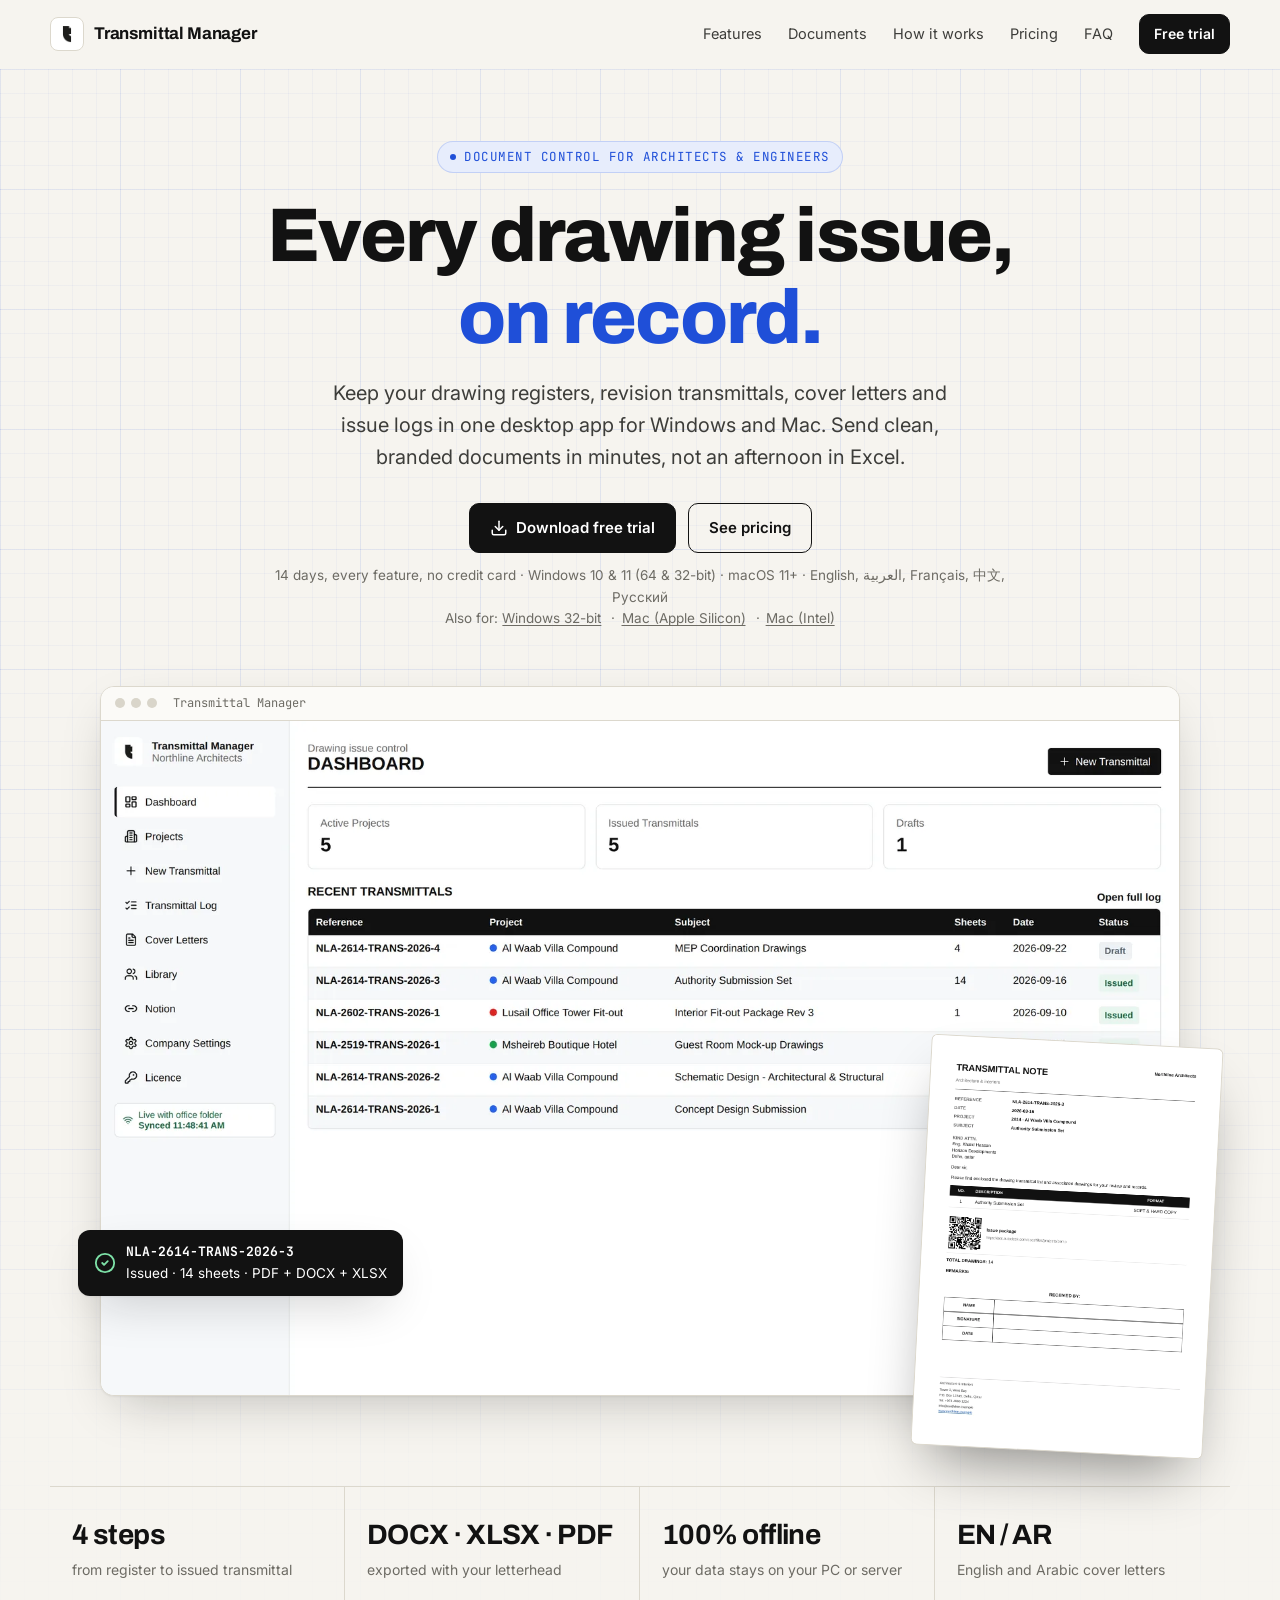
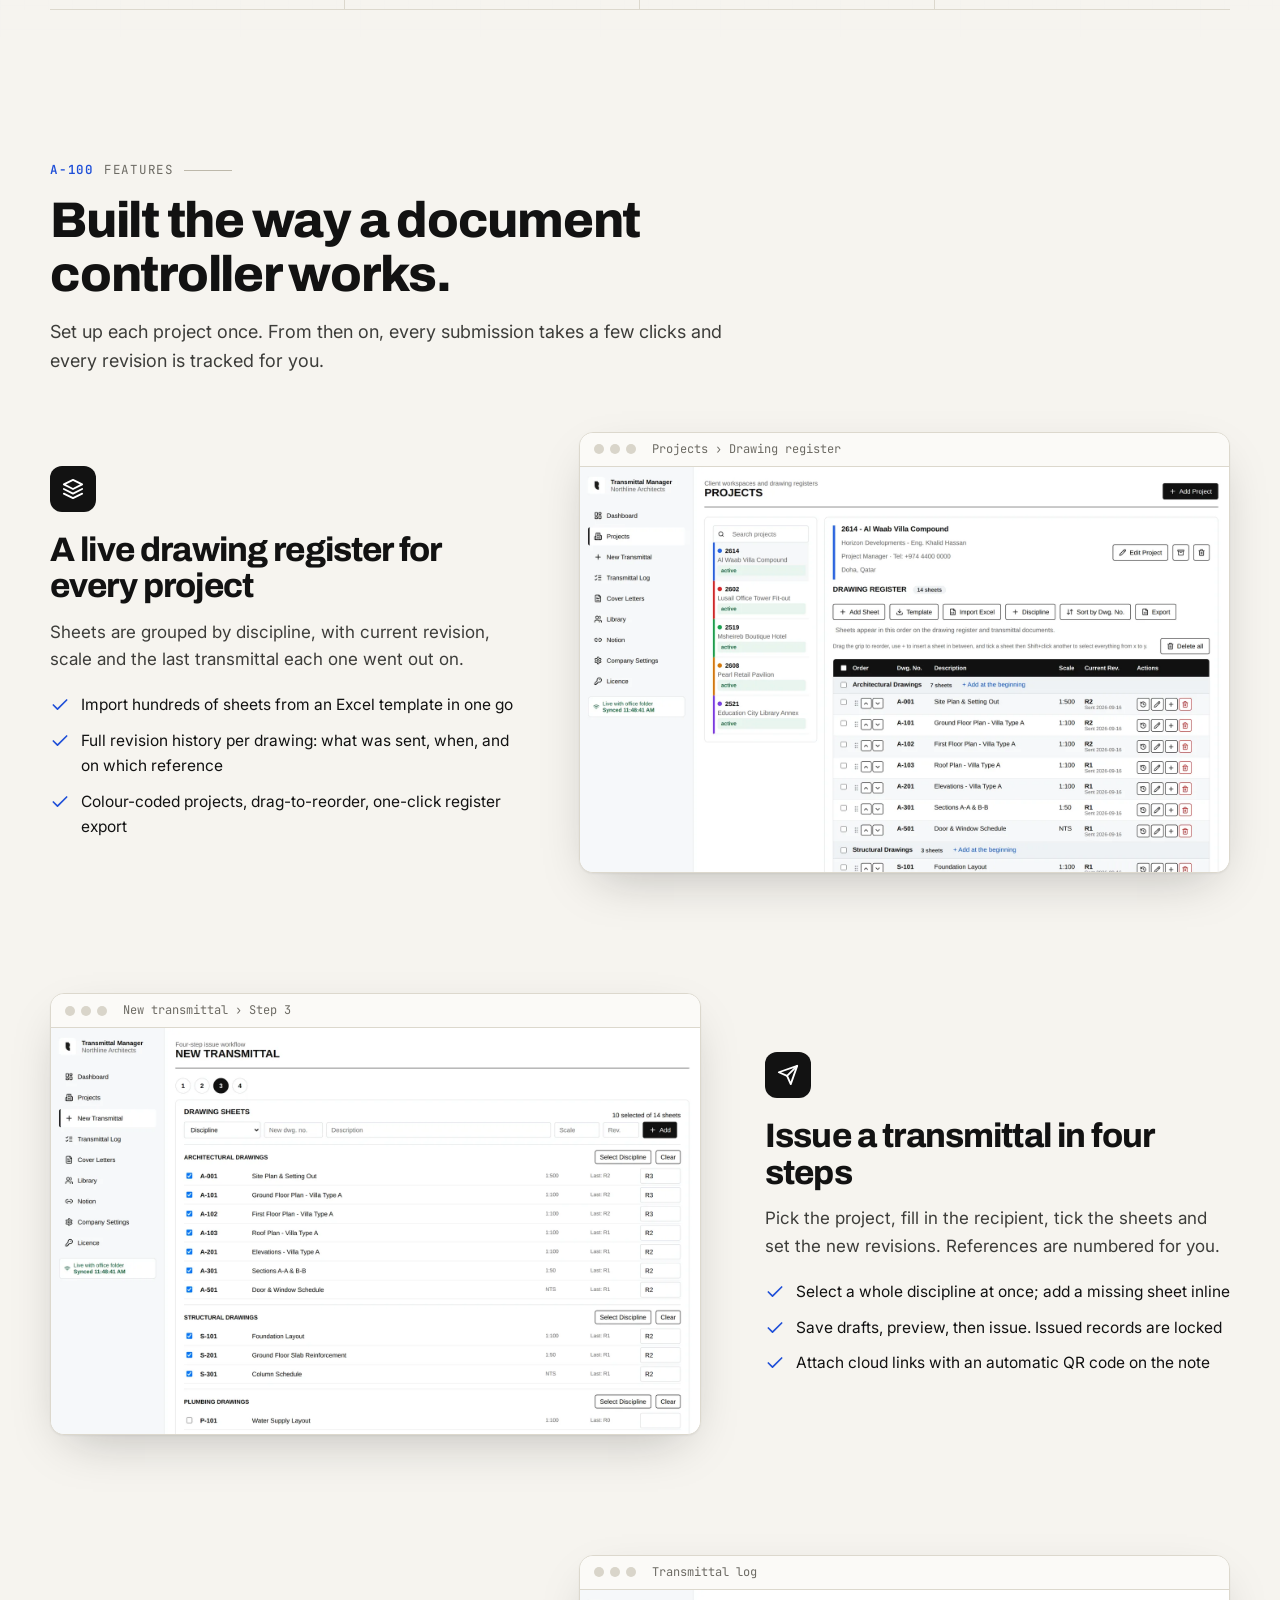
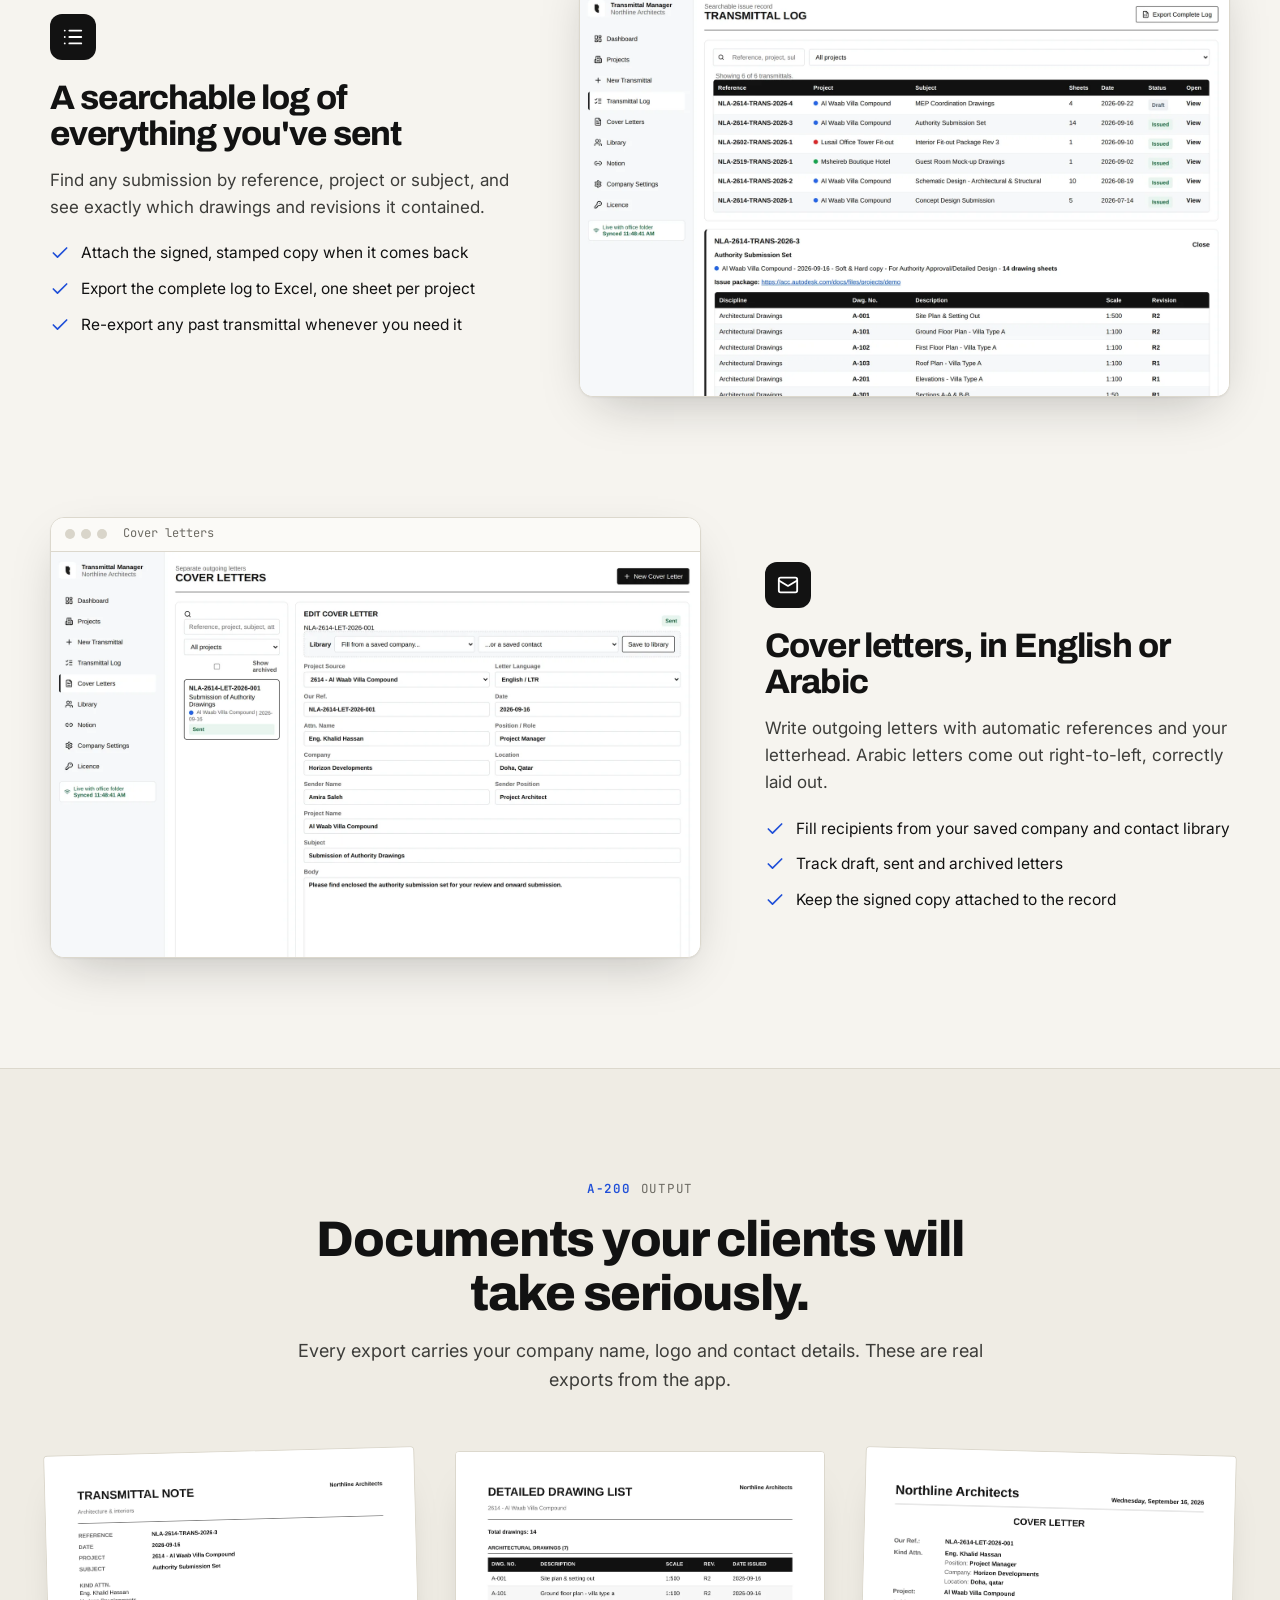
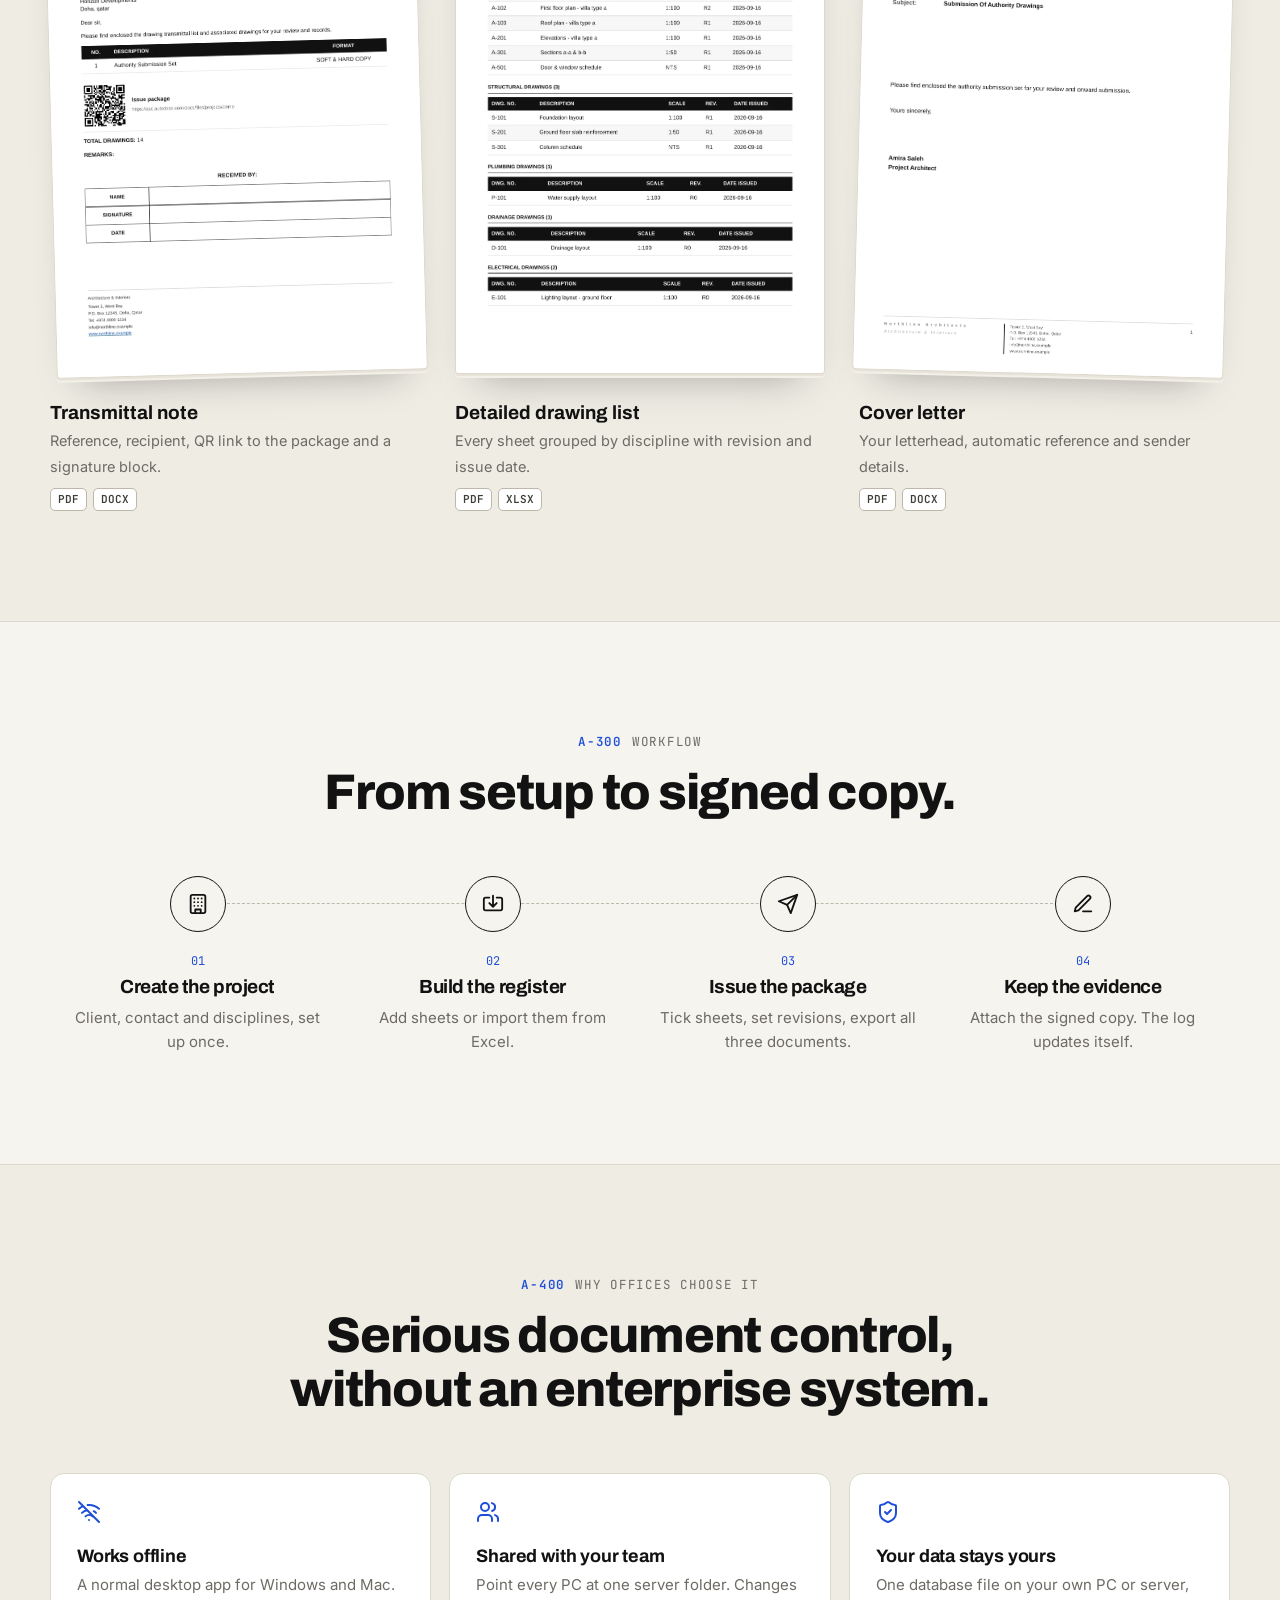
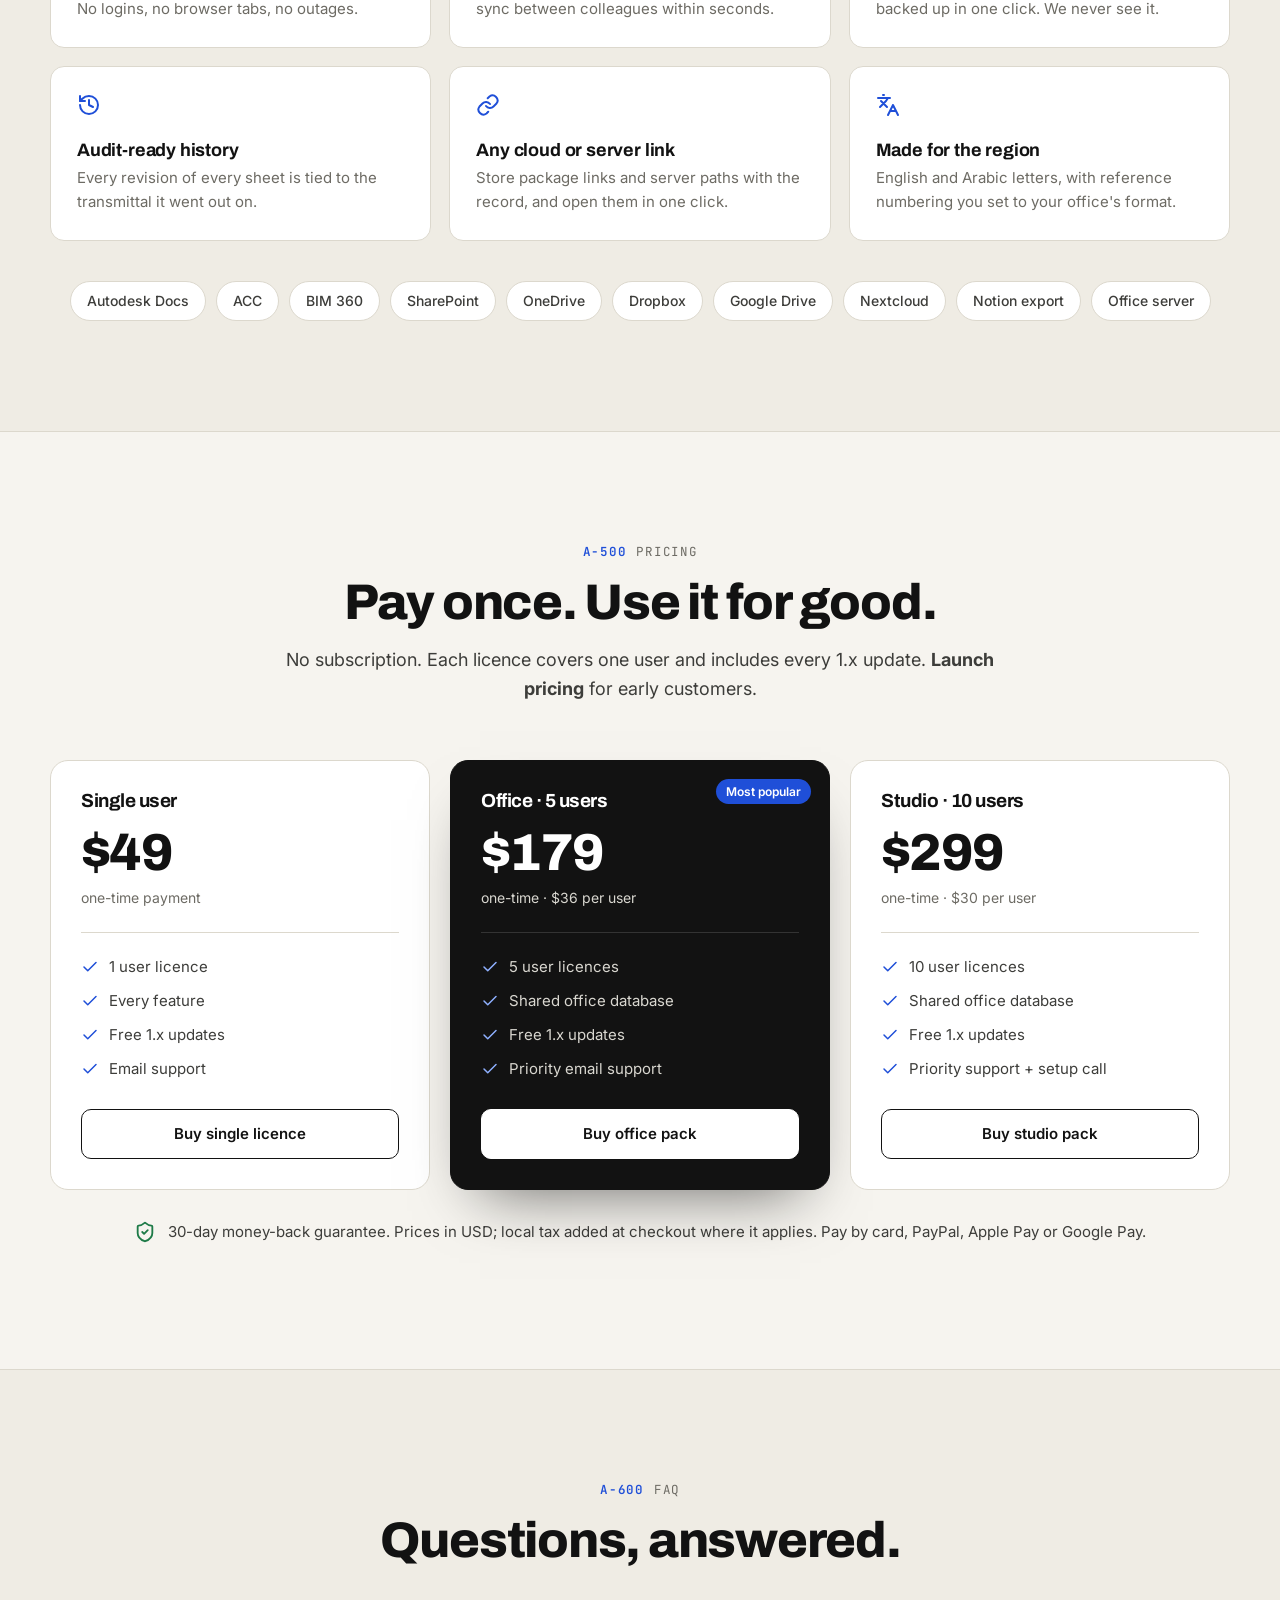
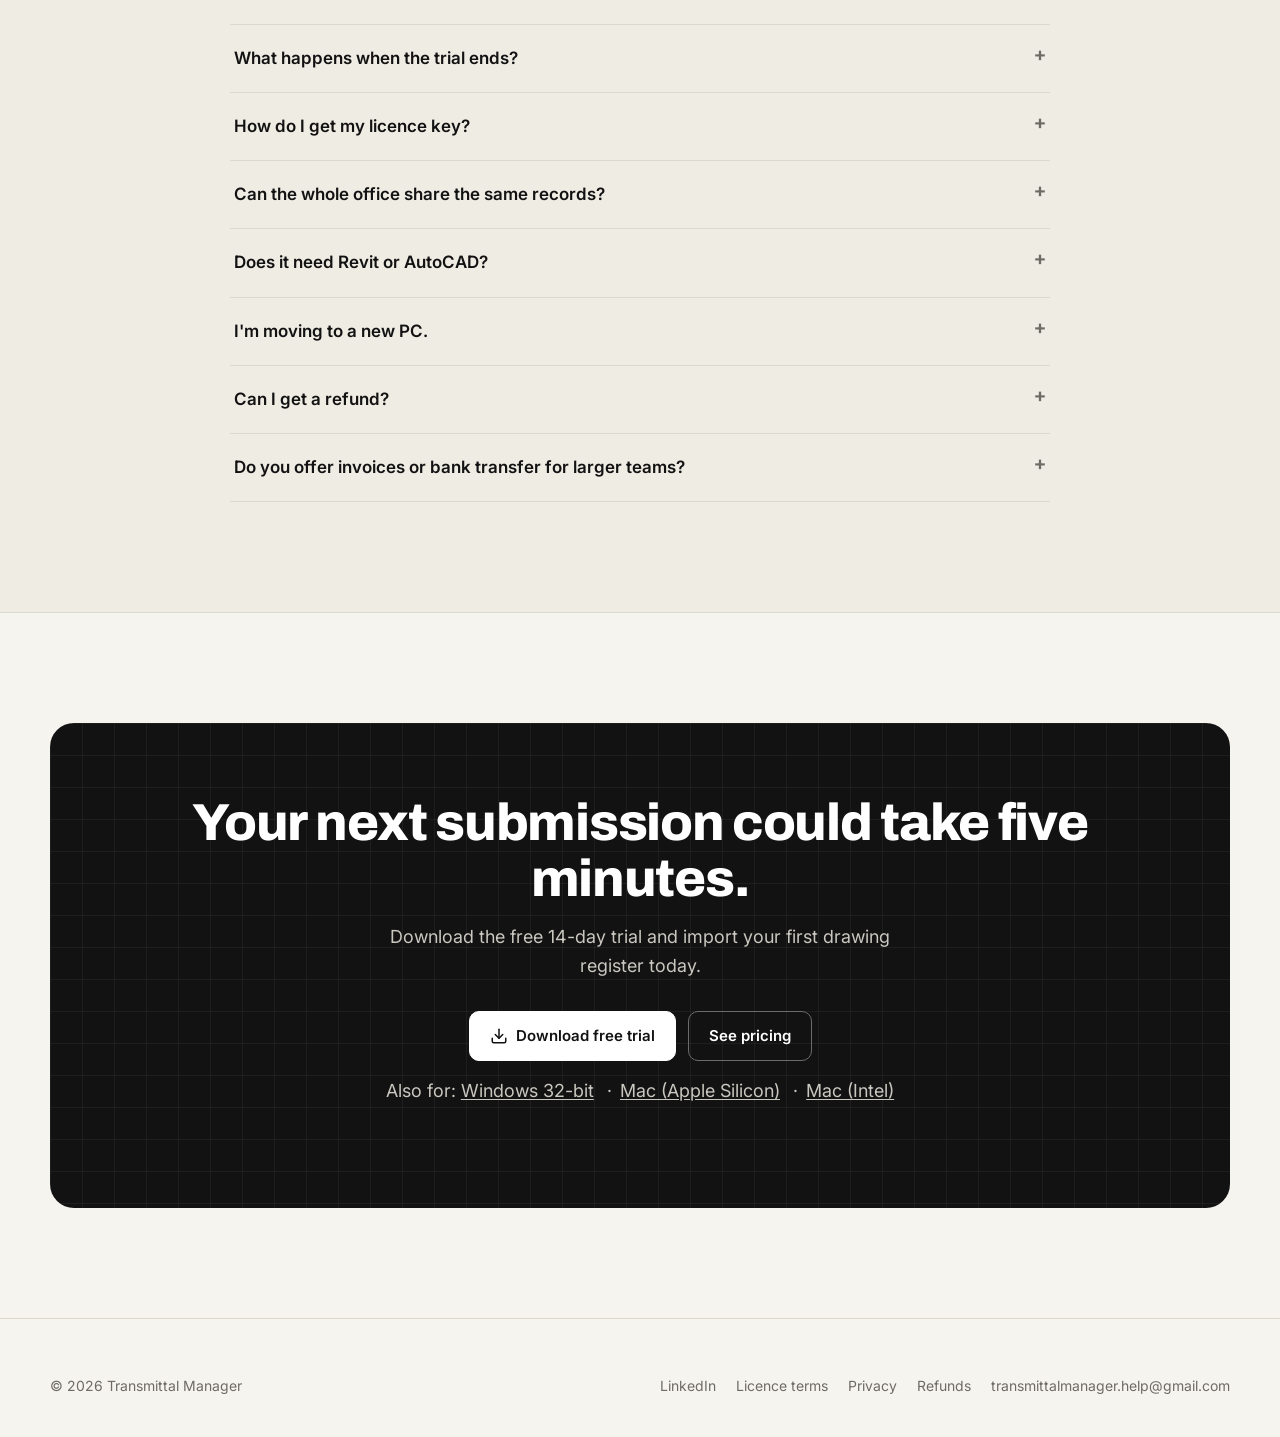
<file: index.html>
<!doctype html>
<html lang="en">
  <head>
    <meta charset="utf-8" />
    <meta name="viewport" content="width=device-width, initial-scale=1" />
    <title>Transmittal Manager | Drawing transmittal software for architects &amp; engineers</title>
    <meta name="description" content="Windows and Mac app for architecture and engineering offices: drawing registers, revision transmittals, cover letters and complete issue logs. Exports DOCX, XLSX and PDF. Pay once, works offline. Free 14-day trial." />
    <meta property="og:title" content="Transmittal Manager - every drawing issue, recorded" />
    <meta property="og:description" content="Drawing registers, transmittals, cover letters and issue logs for architecture & engineering offices. Free 14-day trial." />
    <meta property="og:image" content="assets/img/app-dashboard.webp" />
    <link rel="icon" href="assets/app-icon.png" />
    <link rel="preconnect" href="https://fonts.googleapis.com" />
    <link rel="preconnect" href="https://fonts.gstatic.com" crossorigin />
    <link href="https://fonts.googleapis.com/css2?family=Archivo:wght@600;700;800&family=Inter:wght@400;500;600&family=JetBrains+Mono:wght@500;600&display=swap" rel="stylesheet" />
    <link rel="stylesheet" href="assets/site.css" />
    <style>.platforms a{color:inherit;text-decoration:underline;text-underline-offset:2px}.platforms a+a::before{content:"·";display:inline-block;margin:0 .45em;text-decoration:none}</style>
    <script src="assets/config.js"></script>
    <script src="https://app.lemonsqueezy.com/js/lemon.js" defer></script>
  </head>
  <body>
    <svg width="0" height="0" style="position:absolute" aria-hidden="true">
      <defs>
        <symbol id="i-check" viewBox="0 0 24 24" fill="none" stroke="currentColor" stroke-width="2" stroke-linecap="round" stroke-linejoin="round"><path d="M20 6 9 17l-5-5"/></symbol>
        <symbol id="i-circle-check" viewBox="0 0 24 24" fill="none" stroke="currentColor" stroke-width="2" stroke-linecap="round" stroke-linejoin="round"><circle cx="12" cy="12" r="10"/><path d="m9 12 2 2 4-4"/></symbol>
        <symbol id="i-download" viewBox="0 0 24 24" fill="none" stroke="currentColor" stroke-width="2" stroke-linecap="round" stroke-linejoin="round"><path d="M21 15v4a2 2 0 0 1-2 2H5a2 2 0 0 1-2-2v-4"/><path d="m7 10 5 5 5-5"/><path d="M12 15V3"/></symbol>
        <symbol id="i-layers" viewBox="0 0 24 24" fill="none" stroke="currentColor" stroke-width="2" stroke-linecap="round" stroke-linejoin="round"><path d="m12 2 10 5-10 5L2 7l10-5Z"/><path d="m2 17 10 5 10-5"/><path d="m2 12 10 5 10-5"/></symbol>
        <symbol id="i-send" viewBox="0 0 24 24" fill="none" stroke="currentColor" stroke-width="2" stroke-linecap="round" stroke-linejoin="round"><path d="m22 2-7 20-4-9-9-4Z"/><path d="M22 2 11 13"/></symbol>
        <symbol id="i-list" viewBox="0 0 24 24" fill="none" stroke="currentColor" stroke-width="2" stroke-linecap="round" stroke-linejoin="round"><path d="M3 5h.01M3 12h.01M3 19h.01M8 5h13M8 12h13M8 19h13"/></symbol>
        <symbol id="i-mail" viewBox="0 0 24 24" fill="none" stroke="currentColor" stroke-width="2" stroke-linecap="round" stroke-linejoin="round"><rect x="2" y="4" width="20" height="16" rx="2"/><path d="m22 7-10 6L2 7"/></symbol>
        <symbol id="i-building" viewBox="0 0 24 24" fill="none" stroke="currentColor" stroke-width="2" stroke-linecap="round" stroke-linejoin="round"><rect x="4" y="2" width="16" height="20" rx="2"/><path d="M9 22v-4h6v4M8 6h.01M16 6h.01M12 6h.01M12 10h.01M12 14h.01M16 10h.01M16 14h.01M8 10h.01M8 14h.01"/></symbol>
        <symbol id="i-file-sheet" viewBox="0 0 24 24" fill="none" stroke="currentColor" stroke-width="2" stroke-linecap="round" stroke-linejoin="round"><path d="M14 2H6a2 2 0 0 0-2 2v16a2 2 0 0 0 2 2h12a2 2 0 0 0 2-2V8z"/><path d="M14 2v6h6M8 13h2M14 13h2M8 17h2M14 17h2"/></symbol>
        <symbol id="i-pen" viewBox="0 0 24 24" fill="none" stroke="currentColor" stroke-width="2" stroke-linecap="round" stroke-linejoin="round"><path d="M12 20h9"/><path d="M16.5 3.5a2.1 2.1 0 0 1 3 3L7 19l-4 1 1-4Z"/></symbol>
        <symbol id="i-wifi-off" viewBox="0 0 24 24" fill="none" stroke="currentColor" stroke-width="2" stroke-linecap="round" stroke-linejoin="round"><path d="M12 20h.01M8.5 16.4a5 5 0 0 1 7 0M2 8.8a15 15 0 0 1 4.2-2.7M22 8.8a15 15 0 0 0-11.3-3.7M5 12.9a10 10 0 0 1 5.2-2.7M19 12.9a10 10 0 0 0-2.3-1.7M2 2l20 20"/></symbol>
        <symbol id="i-users" viewBox="0 0 24 24" fill="none" stroke="currentColor" stroke-width="2" stroke-linecap="round" stroke-linejoin="round"><path d="M16 21v-2a4 4 0 0 0-4-4H6a4 4 0 0 0-4 4v2"/><circle cx="9" cy="7" r="4"/><path d="M22 21v-2a4 4 0 0 0-3-3.9M16 3.1a4 4 0 0 1 0 7.8"/></symbol>
        <symbol id="i-history" viewBox="0 0 24 24" fill="none" stroke="currentColor" stroke-width="2" stroke-linecap="round" stroke-linejoin="round"><path d="M3 12a9 9 0 1 0 9-9 9.8 9.8 0 0 0-6.7 2.7L3 8"/><path d="M3 3v5h5M12 7v5l4 2"/></symbol>
        <symbol id="i-link" viewBox="0 0 24 24" fill="none" stroke="currentColor" stroke-width="2" stroke-linecap="round" stroke-linejoin="round"><path d="M10 13a5 5 0 0 0 7.5.5l3-3a5 5 0 0 0-7-7l-1.8 1.7"/><path d="M14 11a5 5 0 0 0-7.5-.5l-3 3a5 5 0 0 0 7 7l1.7-1.7"/></symbol>
        <symbol id="i-qr" viewBox="0 0 24 24" fill="none" stroke="currentColor" stroke-width="2" stroke-linecap="round" stroke-linejoin="round"><rect x="3" y="3" width="7" height="7" rx="1"/><rect x="14" y="3" width="7" height="7" rx="1"/><rect x="3" y="14" width="7" height="7" rx="1"/><path d="M14 14h3v3h-3zM20 14v.01M14 20h.01M17 20h4v-3"/></symbol>
        <symbol id="i-languages" viewBox="0 0 24 24" fill="none" stroke="currentColor" stroke-width="2" stroke-linecap="round" stroke-linejoin="round"><path d="m5 8 6 6M4 14l6-6 2-3M2 5h12M7 2h1M22 22l-5-10-5 10M14 18h6"/></symbol>
        <symbol id="i-shield" viewBox="0 0 24 24" fill="none" stroke="currentColor" stroke-width="2" stroke-linecap="round" stroke-linejoin="round"><path d="M20 13c0 5-3.5 7.5-7.7 9a1 1 0 0 1-.7 0C7.5 20.5 4 18 4 13V6a1 1 0 0 1 1-1c2 0 4.5-1.2 6.2-2.7a1.2 1.2 0 0 1 1.6 0C14.5 3.8 17 5 19 5a1 1 0 0 1 1 1Z"/><path d="m9 12 2 2 4-4"/></symbol>
        <symbol id="i-import" viewBox="0 0 24 24" fill="none" stroke="currentColor" stroke-width="2" stroke-linecap="round" stroke-linejoin="round"><path d="M12 3v12M8 11l4 4 4-4"/><path d="M8 5H4a2 2 0 0 0-2 2v10a2 2 0 0 0 2 2h16a2 2 0 0 0 2-2V7a2 2 0 0 0-2-2h-4"/></symbol>
      </defs>
    </svg>

    <header class="site-header" id="top">
      <div class="wrap header-inner">
        <a class="brand" href="#top"><img src="assets/app-icon.png" alt="" />Transmittal Manager</a>
        <button class="menu-toggle" aria-expanded="false" aria-controls="nav">Menu</button>
        <nav class="nav" id="nav" aria-label="Main">
          <a href="#features">Features</a>
          <a href="#documents">Documents</a>
          <a href="#how">How it works</a>
          <a href="#pricing">Pricing</a>
          <a href="#faq">FAQ</a>
          <a class="btn small" data-download href="#">Free trial</a>
        </nav>
      </div>
    </header>

    <main>
      <!-- HERO -->
      <section class="hero">
        <div class="wrap">
          <div class="hero-copy">
            <span class="eyebrow">Document control for architects &amp; engineers</span>
            <h1>Every drawing issue,<br /><em>on record.</em></h1>
            <p class="lead">Keep your drawing registers, revision transmittals, cover letters and issue logs in one desktop app for Windows and Mac. Send clean, branded documents in minutes, not an afternoon in Excel.</p>
            <div class="hero-actions">
              <a class="btn" data-download href="#"><svg><use href="#i-download" /></svg>Download free trial</a>
              <a class="btn ghost" href="#pricing">See pricing</a>
            </div>
            <p class="fine">14 days, every feature, no credit card &middot; Windows 10 &amp; 11 (64 &amp; 32-bit) &middot; macOS 11+ &middot; English, <bdi>العربية</bdi>, Français, 中文, Русский</p>
            <p class="fine platforms">Also for: <a data-download-alt="win32" href="#">Windows 32-bit</a> <a data-download-alt="macArm" href="#">Mac (Apple Silicon)</a> <a data-download-alt="macIntel" href="#">Mac (Intel)</a> <a data-download-alt="win64" href="#">Windows 64-bit</a></p>
          </div>

          <div class="hero-visual reveal">
            <div class="frame">
              <div class="frame-bar"><i></i><i></i><i></i><span>Transmittal Manager</span></div>
              <img src="assets/img/app-dashboard.webp" width="1600" height="1000" alt="Transmittal Manager dashboard with recent transmittals across projects" />
            </div>
            <div class="float-doc"><img src="assets/img/doc-transmittal.webp" width="909" height="1286" alt="Exported transmittal note PDF" /></div>
            <div class="float-tag"><svg><use href="#i-circle-check" /></svg><div><strong>NLA-2614-TRANS-2026-3</strong>Issued &middot; 14 sheets &middot; PDF + DOCX + XLSX</div></div>
          </div>

          <div class="stats reveal">
            <div><strong>4 steps</strong><span>from register to issued transmittal</span></div>
            <div><strong>DOCX &middot; XLSX &middot; PDF</strong><span>exported with your letterhead</span></div>
            <div><strong>100% offline</strong><span>your data stays on your PC or server</span></div>
            <div><strong>EN / AR</strong><span>English and Arabic cover letters</span></div>
          </div>
        </div>
      </section>

      <!-- FEATURES -->
      <section class="section" id="features">
        <div class="wrap">
          <div class="section-head">
            <div class="sheet-tag"><b>A-100</b> Features</div>
            <h2>Built the way a document controller works.</h2>
            <p>Set up each project once. From then on, every submission takes a few clicks and every revision is tracked for you.</p>
          </div>

          <div class="feature reveal">
            <div class="feature-copy">
              <div class="icon-badge"><svg><use href="#i-layers" /></svg></div>
              <h3>A live drawing register for every project</h3>
              <p>Sheets are grouped by discipline, with current revision, scale and the last transmittal each one went out on.</p>
              <ul class="checks">
                <li><svg><use href="#i-check" /></svg>Import hundreds of sheets from an Excel template in one go</li>
                <li><svg><use href="#i-check" /></svg>Full revision history per drawing: what was sent, when, and on which reference</li>
                <li><svg><use href="#i-check" /></svg>Colour-coded projects, drag-to-reorder, one-click register export</li>
              </ul>
            </div>
            <div class="frame"><div class="frame-bar"><i></i><i></i><i></i><span>Projects &rsaquo; Drawing register</span></div><img src="assets/img/app-register.webp" loading="lazy" width="1600" height="1000" alt="Drawing register grouped by discipline with revisions" /></div>
          </div>

          <div class="feature flip reveal">
            <div class="feature-copy">
              <div class="icon-badge"><svg><use href="#i-send" /></svg></div>
              <h3>Issue a transmittal in four steps</h3>
              <p>Pick the project, fill in the recipient, tick the sheets and set the new revisions. References are numbered for you.</p>
              <ul class="checks">
                <li><svg><use href="#i-check" /></svg>Select a whole discipline at once; add a missing sheet inline</li>
                <li><svg><use href="#i-check" /></svg>Save drafts, preview, then issue. Issued records are locked</li>
                <li><svg><use href="#i-check" /></svg>Attach cloud links with an automatic QR code on the note</li>
              </ul>
            </div>
            <div class="frame"><div class="frame-bar"><i></i><i></i><i></i><span>New transmittal &rsaquo; Step 3</span></div><img src="assets/img/app-wizard.webp" loading="lazy" width="1600" height="1000" alt="Selecting drawing sheets and revisions in the transmittal wizard" /></div>
          </div>

          <div class="feature reveal">
            <div class="feature-copy">
              <div class="icon-badge"><svg><use href="#i-list" /></svg></div>
              <h3>A searchable log of everything you've sent</h3>
              <p>Find any submission by reference, project or subject, and see exactly which drawings and revisions it contained.</p>
              <ul class="checks">
                <li><svg><use href="#i-check" /></svg>Attach the signed, stamped copy when it comes back</li>
                <li><svg><use href="#i-check" /></svg>Export the complete log to Excel, one sheet per project</li>
                <li><svg><use href="#i-check" /></svg>Re-export any past transmittal whenever you need it</li>
              </ul>
            </div>
            <div class="frame"><div class="frame-bar"><i></i><i></i><i></i><span>Transmittal log</span></div><img src="assets/img/app-log.webp" loading="lazy" width="1600" height="1000" alt="Transmittal log with an expanded issued transmittal" /></div>
          </div>

          <div class="feature flip reveal">
            <div class="feature-copy">
              <div class="icon-badge"><svg><use href="#i-mail" /></svg></div>
              <h3>Cover letters, in English or Arabic</h3>
              <p>Write outgoing letters with automatic references and your letterhead. Arabic letters come out right-to-left, correctly laid out.</p>
              <ul class="checks">
                <li><svg><use href="#i-check" /></svg>Fill recipients from your saved company and contact library</li>
                <li><svg><use href="#i-check" /></svg>Track draft, sent and archived letters</li>
                <li><svg><use href="#i-check" /></svg>Keep the signed copy attached to the record</li>
              </ul>
            </div>
            <div class="frame"><div class="frame-bar"><i></i><i></i><i></i><span>Cover letters</span></div><img src="assets/img/app-letter.webp" loading="lazy" width="1600" height="1000" alt="Editing a cover letter with library contacts" /></div>
          </div>
        </div>
      </section>

      <!-- DOCUMENTS -->
      <section class="section alt" id="documents">
        <div class="wrap">
          <div class="section-head center">
            <div class="sheet-tag"><b>A-200</b> Output</div>
            <h2>Documents your clients will take seriously.</h2>
            <p>Every export carries your company name, logo and contact details. These are real exports from the app.</p>
          </div>
          <div class="docs">
            <figure class="doc reveal">
              <div class="paper"><img src="assets/img/doc-transmittal.webp" loading="lazy" width="909" height="1286" alt="Transmittal note" /></div>
              <figcaption><strong>Transmittal note</strong><span>Reference, recipient, QR link to the package and a signature block.</span><div class="formats"><b>PDF</b><b>DOCX</b></div></figcaption>
            </figure>
            <figure class="doc reveal">
              <div class="paper"><img src="assets/img/doc-drawing-list.webp" loading="lazy" width="909" height="1286" alt="Detailed drawing list" /></div>
              <figcaption><strong>Detailed drawing list</strong><span>Every sheet grouped by discipline with revision and issue date.</span><div class="formats"><b>PDF</b><b>XLSX</b></div></figcaption>
            </figure>
            <figure class="doc reveal">
              <div class="paper"><img src="assets/img/doc-cover-letter.webp" loading="lazy" width="909" height="1286" alt="Cover letter" /></div>
              <figcaption><strong>Cover letter</strong><span>Your letterhead, automatic reference and sender details.</span><div class="formats"><b>PDF</b><b>DOCX</b></div></figcaption>
            </figure>
          </div>
        </div>
      </section>

      <!-- HOW -->
      <section class="section" id="how">
        <div class="wrap">
          <div class="section-head center">
            <div class="sheet-tag"><b>A-300</b> Workflow</div>
            <h2>From setup to signed copy.</h2>
          </div>
          <div class="steps reveal">
            <div class="step"><div class="num"><svg><use href="#i-building" /></svg></div><small>01</small><h3>Create the project</h3><p>Client, contact and disciplines, set up once.</p></div>
            <div class="step"><div class="num"><svg><use href="#i-import" /></svg></div><small>02</small><h3>Build the register</h3><p>Add sheets or import them from Excel.</p></div>
            <div class="step"><div class="num"><svg><use href="#i-send" /></svg></div><small>03</small><h3>Issue the package</h3><p>Tick sheets, set revisions, export all three documents.</p></div>
            <div class="step"><div class="num"><svg><use href="#i-pen" /></svg></div><small>04</small><h3>Keep the evidence</h3><p>Attach the signed copy. The log updates itself.</p></div>
          </div>
        </div>
      </section>

      <!-- WHY -->
      <section class="section alt">
        <div class="wrap">
          <div class="section-head center">
            <div class="sheet-tag"><b>A-400</b> Why offices choose it</div>
            <h2>Serious document control, without an enterprise system.</h2>
          </div>
          <div class="grid3">
            <div class="tile reveal"><svg><use href="#i-wifi-off" /></svg><h3>Works offline</h3><p>A normal desktop app for Windows and Mac. No logins, no browser tabs, no outages.</p></div>
            <div class="tile reveal"><svg><use href="#i-users" /></svg><h3>Shared with your team</h3><p>Point every PC at one server folder. Changes sync between colleagues within seconds.</p></div>
            <div class="tile reveal"><svg><use href="#i-shield" /></svg><h3>Your data stays yours</h3><p>One database file on your own PC or server, backed up in one click. We never see it.</p></div>
            <div class="tile reveal"><svg><use href="#i-history" /></svg><h3>Audit-ready history</h3><p>Every revision of every sheet is tied to the transmittal it went out on.</p></div>
            <div class="tile reveal"><svg><use href="#i-link" /></svg><h3>Any cloud or server link</h3><p>Store package links and server paths with the record, and open them in one click.</p></div>
            <div class="tile reveal"><svg><use href="#i-languages" /></svg><h3>Made for the region</h3><p>English and Arabic letters, with reference numbering you set to your office's format.</p></div>
          </div>
          <div class="chips">
            <span>Autodesk Docs</span><span>ACC</span><span>BIM 360</span><span>SharePoint</span><span>OneDrive</span><span>Dropbox</span><span>Google Drive</span><span>Nextcloud</span><span>Notion export</span><span>Office server</span>
          </div>
        </div>
      </section>

      <!-- PRICING -->
      <section class="section" id="pricing">
        <div class="wrap">
          <div class="section-head center">
            <div class="sheet-tag"><b>A-500</b> Pricing</div>
            <h2>Pay once. Use it for good.</h2>
            <p>No subscription. Each licence covers one user and includes every 1.x update. <strong>Launch pricing</strong> for early customers.</p>
          </div>
          <div class="pricing">
            <article class="plan reveal">
              <h3>Single user</h3>
              <p class="price">$49</p><p class="per">one-time payment</p>
              <ul><li><svg><use href="#i-check" /></svg>1 user licence</li><li><svg><use href="#i-check" /></svg>Every feature</li><li><svg><use href="#i-check" /></svg>Free 1.x updates</li><li><svg><use href="#i-check" /></svg>Email support</li></ul>
              <a class="btn ghost lemonsqueezy-button" data-checkout="single" href="#">Buy single licence</a>
            </article>
            <article class="plan featured reveal">
              <p class="tag">Most popular</p>
              <h3>Office &middot; 5 users</h3>
              <p class="price">$179</p><p class="per">one-time &middot; $36 per user</p>
              <ul><li><svg><use href="#i-check" /></svg>5 user licences</li><li><svg><use href="#i-check" /></svg>Shared office database</li><li><svg><use href="#i-check" /></svg>Free 1.x updates</li><li><svg><use href="#i-check" /></svg>Priority email support</li></ul>
              <a class="btn lemonsqueezy-button" data-checkout="office" href="#">Buy office pack</a>
            </article>
            <article class="plan reveal">
              <h3>Studio &middot; 10 users</h3>
              <p class="price">$299</p><p class="per">one-time &middot; $30 per user</p>
              <ul><li><svg><use href="#i-check" /></svg>10 user licences</li><li><svg><use href="#i-check" /></svg>Shared office database</li><li><svg><use href="#i-check" /></svg>Free 1.x updates</li><li><svg><use href="#i-check" /></svg>Priority support + setup call</li></ul>
              <a class="btn ghost lemonsqueezy-button" data-checkout="studio" href="#">Buy studio pack</a>
            </article>
          </div>
          <p class="guarantee"><svg><use href="#i-shield" /></svg>30-day money-back guarantee. Prices in USD; local tax added at checkout where it applies. Pay by card, PayPal, Apple&nbsp;Pay or Google&nbsp;Pay.</p>
        </div>
      </section>

      <!-- FAQ -->
      <section class="section alt" id="faq">
        <div class="wrap">
          <div class="section-head center">
            <div class="sheet-tag"><b>A-600</b> FAQ</div>
            <h2>Questions, answered.</h2>
          </div>
          <div class="faq">
            <details><summary>What happens when the trial ends?</summary><p>Nothing is lost. Your projects, registers and logs stay viewable and you can still back them up. Creating, issuing and exporting new documents needs a licence.</p></details>
            <details><summary>How do I get my licence key?</summary><p>It's emailed to you straight after checkout. Paste it into <strong>Licence</strong> in the app's sidebar. It activates online once, then works offline.</p></details>
            <details><summary>Can the whole office share the same records?</summary><p>Yes. Point every PC to the same server folder in Company Settings and everyone works from the same registers and logs. Each person using the app needs their own licence.</p></details>
            <details><summary>Does it need Revit or AutoCAD?</summary><p>No. It's a standalone Windows and Mac app that works alongside any CAD or BIM tool, and stores links to Autodesk Docs, ACC, BIM 360, SharePoint, OneDrive, Dropbox and Google Drive.</p></details>
            <details><summary>I'm moving to a new PC.</summary><p>Open Licence and choose <em>Move licence to another PC</em>, then activate on the new machine. If the old PC is gone, email us and we'll reset it.</p></details>
            <details><summary>Can I get a refund?</summary><p>Yes, within 30 days of purchase, no questions asked. See the <a href="refund.html">refund policy</a>.</p></details>
            <details><summary>Do you offer invoices or bank transfer for larger teams?</summary><p>Yes. Email <a data-email href="#">support</a> with the number of users and your company details.</p></details>
          </div>
        </div>
      </section>

      <!-- CTA -->
      <section class="section">
        <div class="wrap">
          <div class="cta reveal">
            <h2>Your next submission could take five minutes.</h2>
            <p>Download the free 14-day trial and import your first drawing register today.</p>
            <div class="hero-actions">
              <a class="btn" data-download href="#"><svg><use href="#i-download" /></svg>Download free trial</a>
              <a class="btn ghost" href="#pricing">See pricing</a>
            </div>
            <p class="fine platforms">Also for: <a data-download-alt="win32" href="#">Windows 32-bit</a> <a data-download-alt="macArm" href="#">Mac (Apple Silicon)</a> <a data-download-alt="macIntel" href="#">Mac (Intel)</a> <a data-download-alt="win64" href="#">Windows 64-bit</a></p>
          </div>
        </div>
      </section>
    </main>

    <footer class="site-footer" style="margin-top:0">
      <div class="wrap footer-inner">
        <span>&copy; <span data-year></span> Transmittal Manager</span>
        <nav><a data-linkedin href="#" target="_blank" rel="noopener">LinkedIn</a><a href="terms.html">Licence terms</a><a href="privacy.html">Privacy</a><a href="refund.html">Refunds</a><a data-email href="#">Contact</a></nav>
      </div>
    </footer>

    <div class="lightbox" id="lightbox" role="dialog" aria-label="Enlarged screenshot"><img alt="" /></div>
    <script src="assets/site.js"></script>
  </body>
</html>
</file>
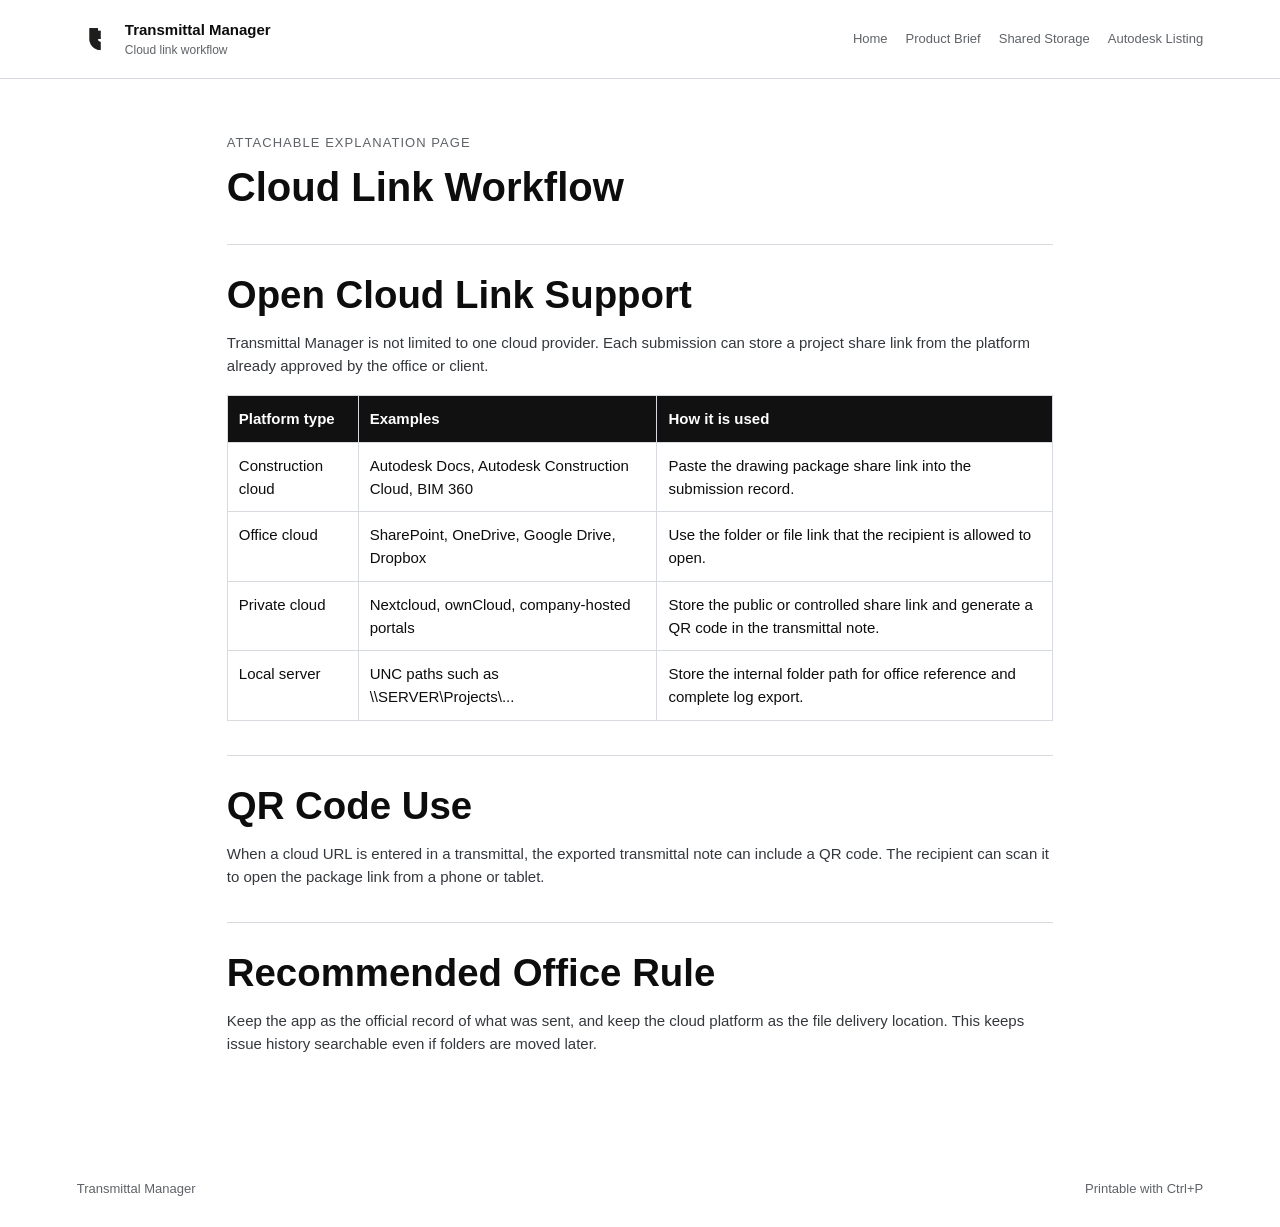
<file: cloud-links.html>
<!doctype html>
<html lang="en">
  <head>
    <meta charset="utf-8" />
    <meta name="viewport" content="width=device-width, initial-scale=1" />
    <title>Cloud Link Workflow | Transmittal Manager</title>
    <link rel="stylesheet" href="assets/styles.css" />
  </head>
  <body>
    <header class="site-header">
      <a class="brand" href="index.html"><img src="assets/app-icon.png" alt="" /><div>Transmittal Manager<span>Cloud link workflow</span></div></a>
      <nav class="nav"><a href="index.html">Home</a><a href="product-brief.html">Product Brief</a><a href="shared-storage.html">Shared Storage</a><a href="autodesk-app-store.html">Autodesk Listing</a></nav>
    </header>
    <main class="doc-page">
      <p class="eyebrow">Attachable explanation page</p>
      <h1>Cloud Link Workflow</h1>
      <section class="doc-section">
        <h2>Open Cloud Link Support</h2>
        <p>Transmittal Manager is not limited to one cloud provider. Each submission can store a project share link from the platform already approved by the office or client.</p>
        <table class="doc-table">
          <tr><th>Platform type</th><th>Examples</th><th>How it is used</th></tr>
          <tr><td>Construction cloud</td><td>Autodesk Docs, Autodesk Construction Cloud, BIM 360</td><td>Paste the drawing package share link into the submission record.</td></tr>
          <tr><td>Office cloud</td><td>SharePoint, OneDrive, Google Drive, Dropbox</td><td>Use the folder or file link that the recipient is allowed to open.</td></tr>
          <tr><td>Private cloud</td><td>Nextcloud, ownCloud, company-hosted portals</td><td>Store the public or controlled share link and generate a QR code in the transmittal note.</td></tr>
          <tr><td>Local server</td><td>UNC paths such as \\SERVER\Projects\...</td><td>Store the internal folder path for office reference and complete log export.</td></tr>
        </table>
      </section>
      <section class="doc-section">
        <h2>QR Code Use</h2>
        <p>When a cloud URL is entered in a transmittal, the exported transmittal note can include a QR code. The recipient can scan it to open the package link from a phone or tablet.</p>
      </section>
      <section class="doc-section">
        <h2>Recommended Office Rule</h2>
        <p>Keep the app as the official record of what was sent, and keep the cloud platform as the file delivery location. This keeps issue history searchable even if folders are moved later.</p>
      </section>
    </main>
    <footer class="site-footer"><span>Transmittal Manager</span><span>Printable with Ctrl+P</span></footer>
  </body>
</html>
</file>
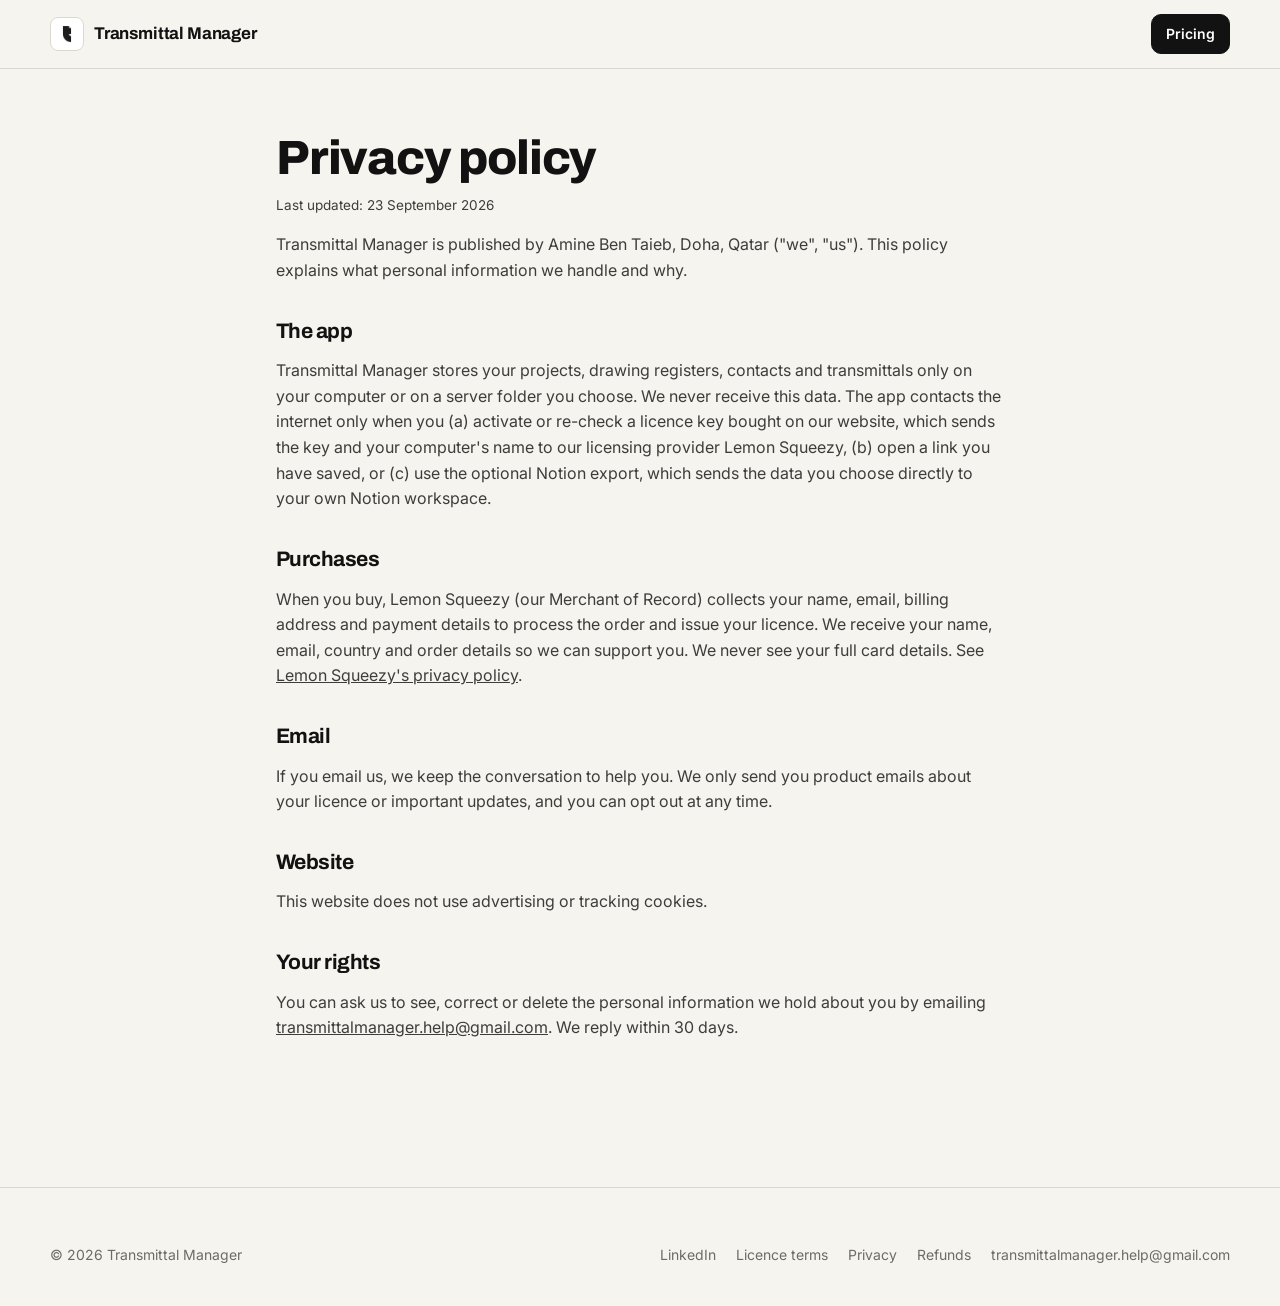
<file: privacy.html>
<!doctype html>
<html lang="en">
  <head>
    <meta charset="utf-8" />
    <meta name="viewport" content="width=device-width, initial-scale=1" />
    <title>Privacy policy | Transmittal Manager</title>
    <link href="https://fonts.googleapis.com/css2?family=Archivo:wght@600;700;800&family=Inter:wght@400;500;600&family=JetBrains+Mono:wght@500;600&display=swap" rel="stylesheet" />
    <link rel="stylesheet" href="assets/site.css" />
    <link rel="icon" href="assets/app-icon.png" />
    <script src="assets/config.js"></script>
  </head>
  <body>
    <header class="site-header scrolled">
      <div class="wrap header-inner">
        <a class="brand" href="index.html"><img src="assets/app-icon.png" alt="" />Transmittal Manager</a>
        <a class="btn small" href="index.html#pricing">Pricing</a>
      </div>
    </header>
    <main class="legal">
      <h1>Privacy policy</h1>
      <p class="fine">Last updated: 23 September 2026</p>
      <p>Transmittal Manager is published by Amine Ben Taieb, Doha, Qatar ("we", "us"). This policy explains what personal information we handle and why.</p>
      <h2>The app</h2>
      <p>Transmittal Manager stores your projects, drawing registers, contacts and transmittals only on your computer or on a server folder you choose. We never receive this data. The app contacts the internet only when you (a) activate or re-check a licence key bought on our website, which sends the key and your computer's name to our licensing provider Lemon Squeezy, (b) open a link you have saved, or (c) use the optional Notion export, which sends the data you choose directly to your own Notion workspace.</p>
      <h2>Purchases</h2>
      <p>When you buy, Lemon Squeezy (our Merchant of Record) collects your name, email, billing address and payment details to process the order and issue your licence. We receive your name, email, country and order details so we can support you. We never see your full card details. See <a href="https://www.lemonsqueezy.com/privacy">Lemon Squeezy's privacy policy</a>.</p>
      <h2>Email</h2>
      <p>If you email us, we keep the conversation to help you. We only send you product emails about your licence or important updates, and you can opt out at any time.</p>
      <h2>Website</h2>
      <p>This website does not use advertising or tracking cookies.</p>
      <h2>Your rights</h2>
      <p>You can ask us to see, correct or delete the personal information we hold about you by emailing <a data-email href="#">support</a>. We reply within 30 days.</p>
    </main>
    <footer class="site-footer">
      <div class="wrap footer-inner">
        <span>&copy; <span data-year></span> Transmittal Manager</span>
        <nav><a data-linkedin href="#" target="_blank" rel="noopener">LinkedIn</a><a href="terms.html">Licence terms</a><a href="privacy.html">Privacy</a><a href="refund.html">Refunds</a><a data-email href="#">Contact</a></nav>
      </div>
    </footer>
  </body>
</html>
</file>
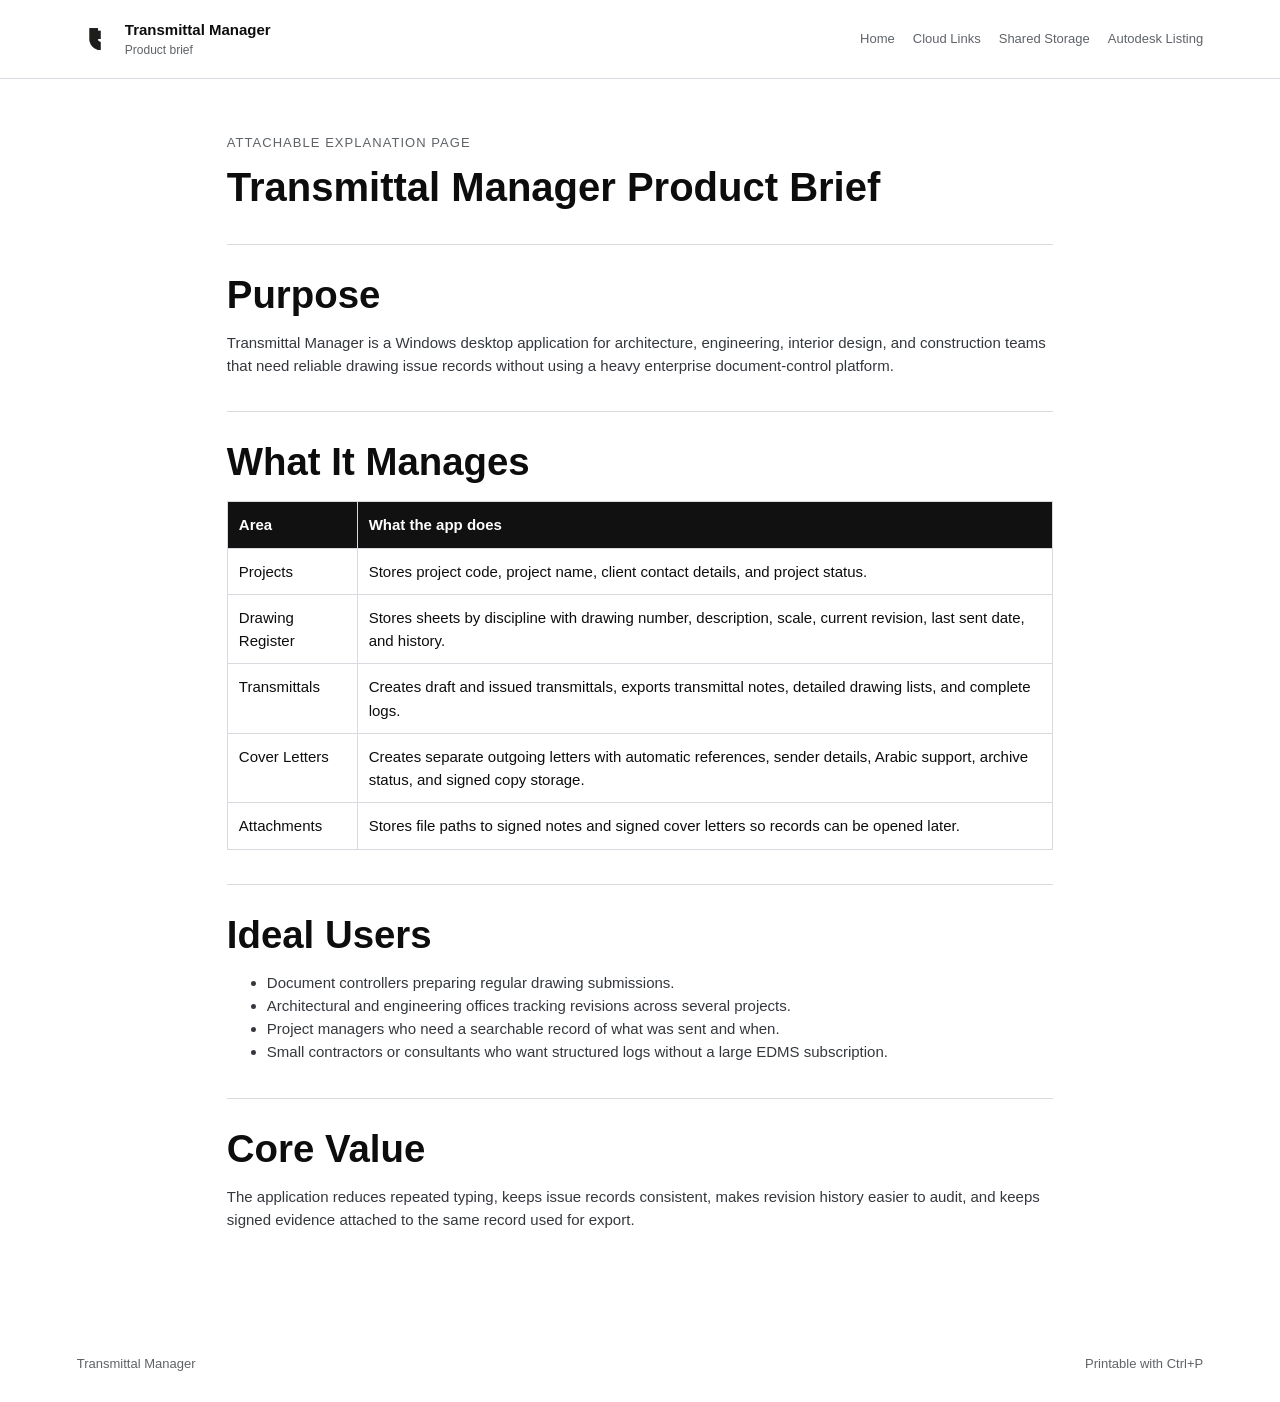
<file: product-brief.html>
<!doctype html>
<html lang="en">
  <head>
    <meta charset="utf-8" />
    <meta name="viewport" content="width=device-width, initial-scale=1" />
    <title>Product Brief | Transmittal Manager</title>
    <link rel="stylesheet" href="assets/styles.css" />
  </head>
  <body>
    <header class="site-header">
      <a class="brand" href="index.html"><img src="assets/app-icon.png" alt="" /><div>Transmittal Manager<span>Product brief</span></div></a>
      <nav class="nav"><a href="index.html">Home</a><a href="cloud-links.html">Cloud Links</a><a href="shared-storage.html">Shared Storage</a><a href="autodesk-app-store.html">Autodesk Listing</a></nav>
    </header>
    <main class="doc-page">
      <p class="eyebrow">Attachable explanation page</p>
      <h1>Transmittal Manager Product Brief</h1>
      <section class="doc-section">
        <h2>Purpose</h2>
        <p>Transmittal Manager is a Windows desktop application for architecture, engineering, interior design, and construction teams that need reliable drawing issue records without using a heavy enterprise document-control platform.</p>
      </section>
      <section class="doc-section">
        <h2>What It Manages</h2>
        <table class="doc-table">
          <tr><th>Area</th><th>What the app does</th></tr>
          <tr><td>Projects</td><td>Stores project code, project name, client contact details, and project status.</td></tr>
          <tr><td>Drawing Register</td><td>Stores sheets by discipline with drawing number, description, scale, current revision, last sent date, and history.</td></tr>
          <tr><td>Transmittals</td><td>Creates draft and issued transmittals, exports transmittal notes, detailed drawing lists, and complete logs.</td></tr>
          <tr><td>Cover Letters</td><td>Creates separate outgoing letters with automatic references, sender details, Arabic support, archive status, and signed copy storage.</td></tr>
          <tr><td>Attachments</td><td>Stores file paths to signed notes and signed cover letters so records can be opened later.</td></tr>
        </table>
      </section>
      <section class="doc-section">
        <h2>Ideal Users</h2>
        <ul>
          <li>Document controllers preparing regular drawing submissions.</li>
          <li>Architectural and engineering offices tracking revisions across several projects.</li>
          <li>Project managers who need a searchable record of what was sent and when.</li>
          <li>Small contractors or consultants who want structured logs without a large EDMS subscription.</li>
        </ul>
      </section>
      <section class="doc-section">
        <h2>Core Value</h2>
        <p>The application reduces repeated typing, keeps issue records consistent, makes revision history easier to audit, and keeps signed evidence attached to the same record used for export.</p>
      </section>
    </main>
    <footer class="site-footer"><span>Transmittal Manager</span><span>Printable with Ctrl+P</span></footer>
  </body>
</html>
</file>
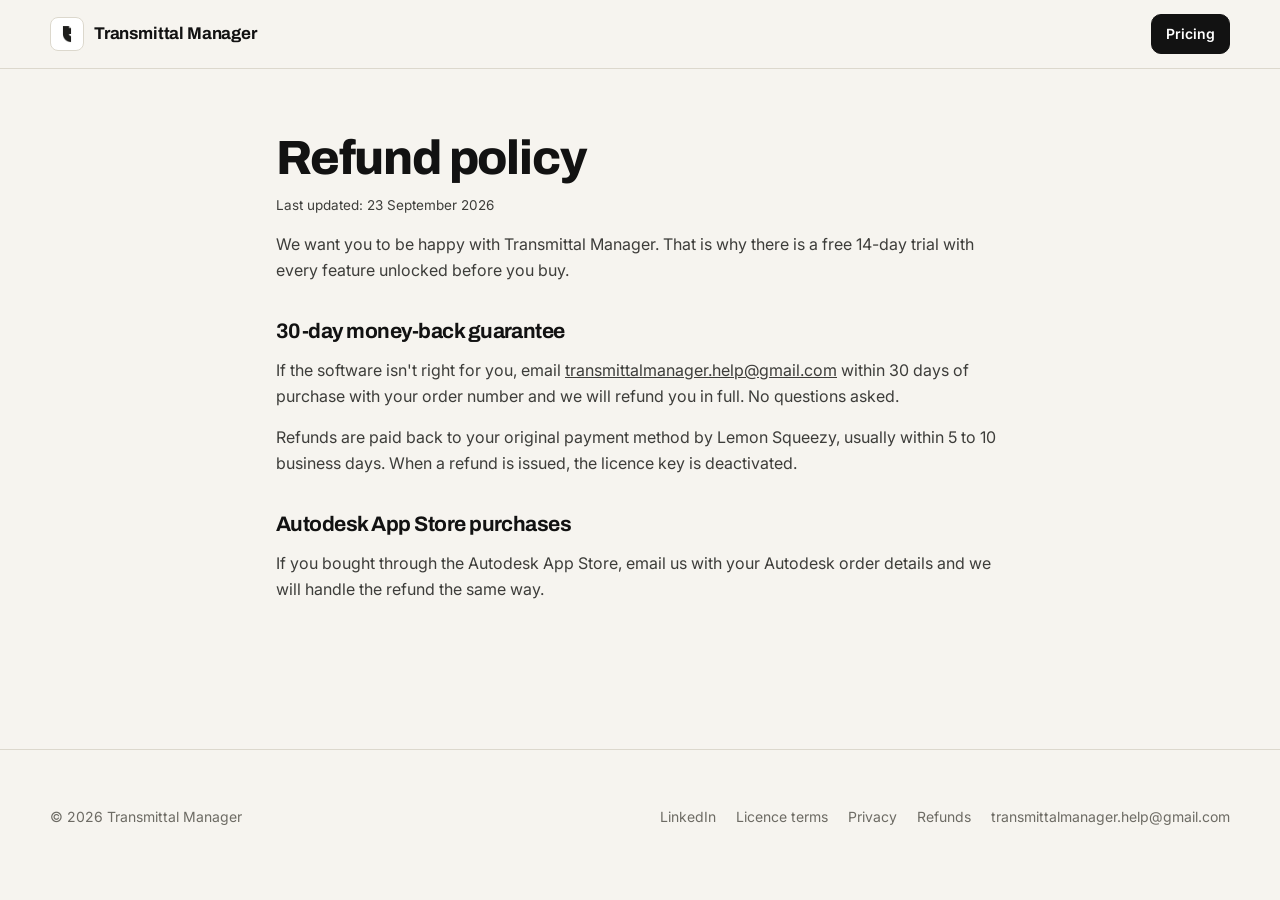
<file: refund.html>
<!doctype html>
<html lang="en">
  <head>
    <meta charset="utf-8" />
    <meta name="viewport" content="width=device-width, initial-scale=1" />
    <title>Refund policy | Transmittal Manager</title>
    <link href="https://fonts.googleapis.com/css2?family=Archivo:wght@600;700;800&family=Inter:wght@400;500;600&family=JetBrains+Mono:wght@500;600&display=swap" rel="stylesheet" />
    <link rel="stylesheet" href="assets/site.css" />
    <link rel="icon" href="assets/app-icon.png" />
    <script src="assets/config.js"></script>
  </head>
  <body>
    <header class="site-header scrolled">
      <div class="wrap header-inner">
        <a class="brand" href="index.html"><img src="assets/app-icon.png" alt="" />Transmittal Manager</a>
        <a class="btn small" href="index.html#pricing">Pricing</a>
      </div>
    </header>
    <main class="legal">
      <h1>Refund policy</h1>
      <p class="fine">Last updated: 23 September 2026</p>
      <p>We want you to be happy with Transmittal Manager. That is why there is a free 14-day trial with every feature unlocked before you buy.</p>
      <h2>30-day money-back guarantee</h2>
      <p>If the software isn't right for you, email <a data-email href="#">support</a> within 30 days of purchase with your order number and we will refund you in full. No questions asked.</p>
      <p>Refunds are paid back to your original payment method by Lemon Squeezy, usually within 5 to 10 business days. When a refund is issued, the licence key is deactivated.</p>
      <h2>Autodesk App Store purchases</h2>
      <p>If you bought through the Autodesk App Store, email us with your Autodesk order details and we will handle the refund the same way.</p>
    </main>
    <footer class="site-footer">
      <div class="wrap footer-inner">
        <span>&copy; <span data-year></span> Transmittal Manager</span>
        <nav><a data-linkedin href="#" target="_blank" rel="noopener">LinkedIn</a><a href="terms.html">Licence terms</a><a href="privacy.html">Privacy</a><a href="refund.html">Refunds</a><a data-email href="#">Contact</a></nav>
      </div>
    </footer>
  </body>
</html>
</file>
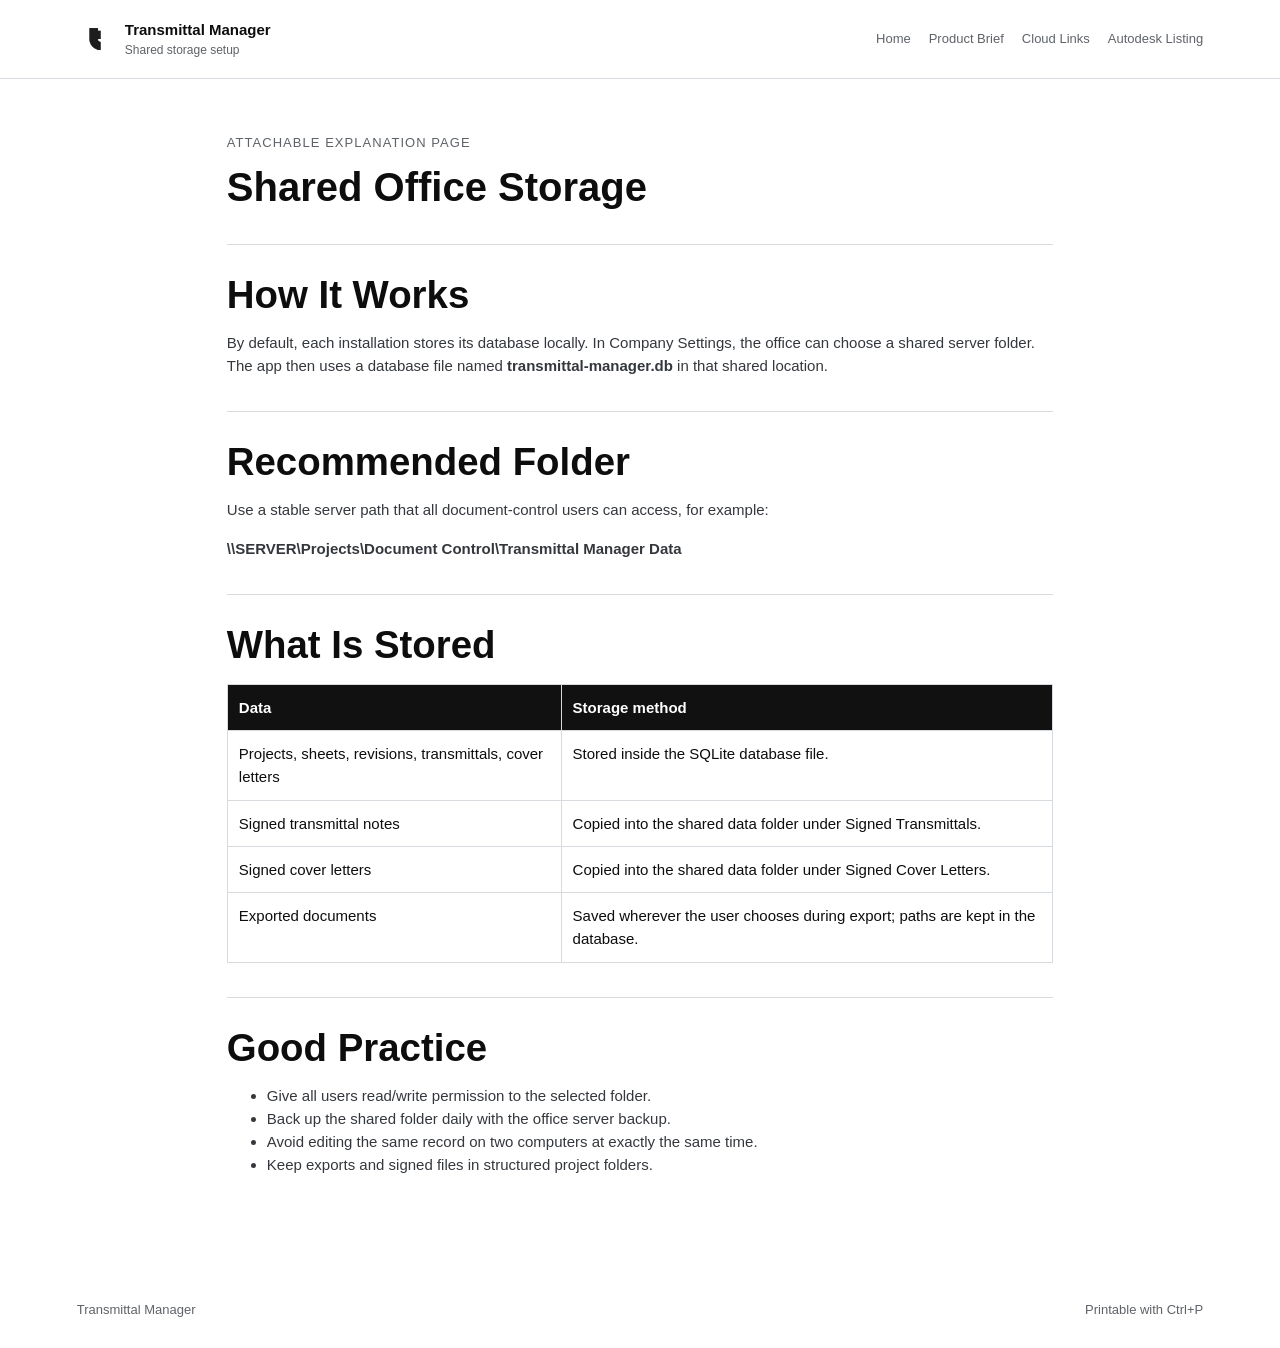
<file: shared-storage.html>
<!doctype html>
<html lang="en">
  <head>
    <meta charset="utf-8" />
    <meta name="viewport" content="width=device-width, initial-scale=1" />
    <title>Shared Storage Setup | Transmittal Manager</title>
    <link rel="stylesheet" href="assets/styles.css" />
  </head>
  <body>
    <header class="site-header">
      <a class="brand" href="index.html"><img src="assets/app-icon.png" alt="" /><div>Transmittal Manager<span>Shared storage setup</span></div></a>
      <nav class="nav"><a href="index.html">Home</a><a href="product-brief.html">Product Brief</a><a href="cloud-links.html">Cloud Links</a><a href="autodesk-app-store.html">Autodesk Listing</a></nav>
    </header>
    <main class="doc-page">
      <p class="eyebrow">Attachable explanation page</p>
      <h1>Shared Office Storage</h1>
      <section class="doc-section">
        <h2>How It Works</h2>
        <p>By default, each installation stores its database locally. In Company Settings, the office can choose a shared server folder. The app then uses a database file named <strong>transmittal-manager.db</strong> in that shared location.</p>
      </section>
      <section class="doc-section">
        <h2>Recommended Folder</h2>
        <p>Use a stable server path that all document-control users can access, for example:</p>
        <p><strong>\\SERVER\Projects\Document Control\Transmittal Manager Data</strong></p>
      </section>
      <section class="doc-section">
        <h2>What Is Stored</h2>
        <table class="doc-table">
          <tr><th>Data</th><th>Storage method</th></tr>
          <tr><td>Projects, sheets, revisions, transmittals, cover letters</td><td>Stored inside the SQLite database file.</td></tr>
          <tr><td>Signed transmittal notes</td><td>Copied into the shared data folder under Signed Transmittals.</td></tr>
          <tr><td>Signed cover letters</td><td>Copied into the shared data folder under Signed Cover Letters.</td></tr>
          <tr><td>Exported documents</td><td>Saved wherever the user chooses during export; paths are kept in the database.</td></tr>
        </table>
      </section>
      <section class="doc-section">
        <h2>Good Practice</h2>
        <ul>
          <li>Give all users read/write permission to the selected folder.</li>
          <li>Back up the shared folder daily with the office server backup.</li>
          <li>Avoid editing the same record on two computers at exactly the same time.</li>
          <li>Keep exports and signed files in structured project folders.</li>
        </ul>
      </section>
    </main>
    <footer class="site-footer"><span>Transmittal Manager</span><span>Printable with Ctrl+P</span></footer>
  </body>
</html>
</file>
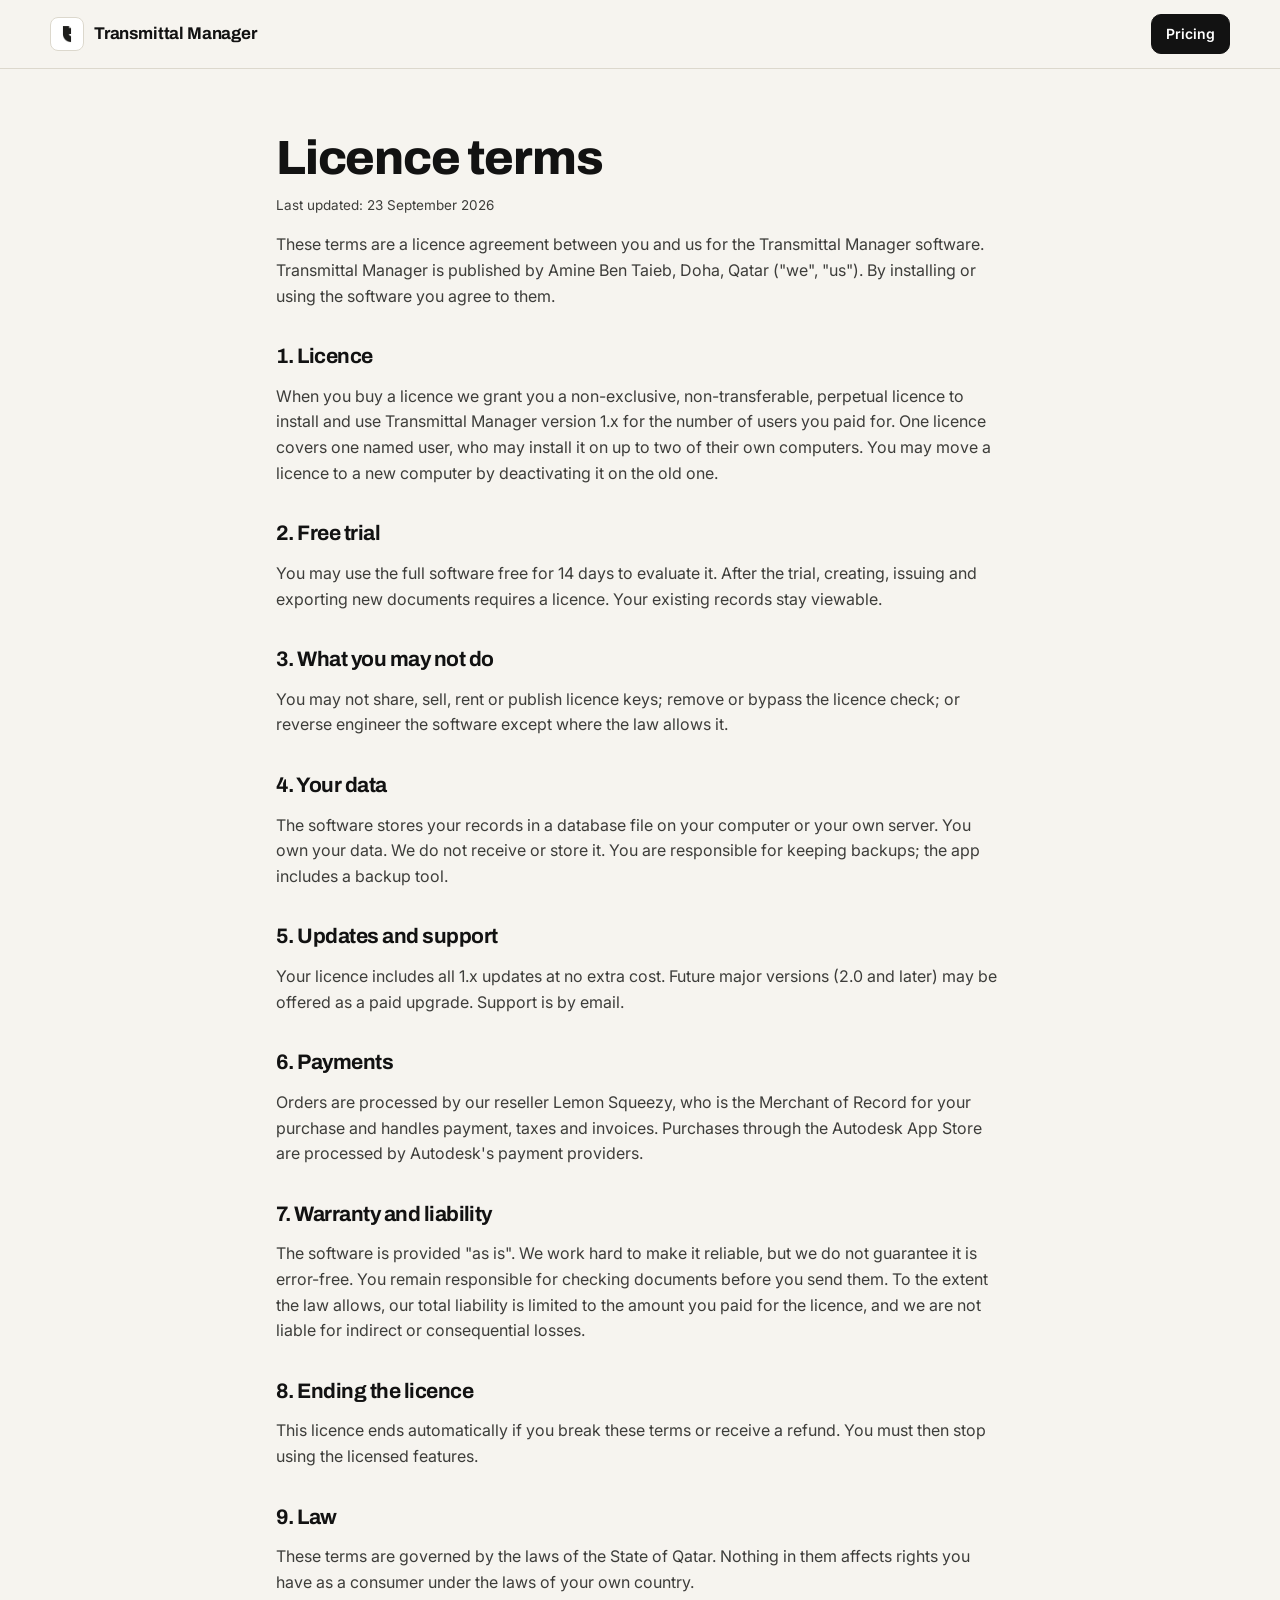
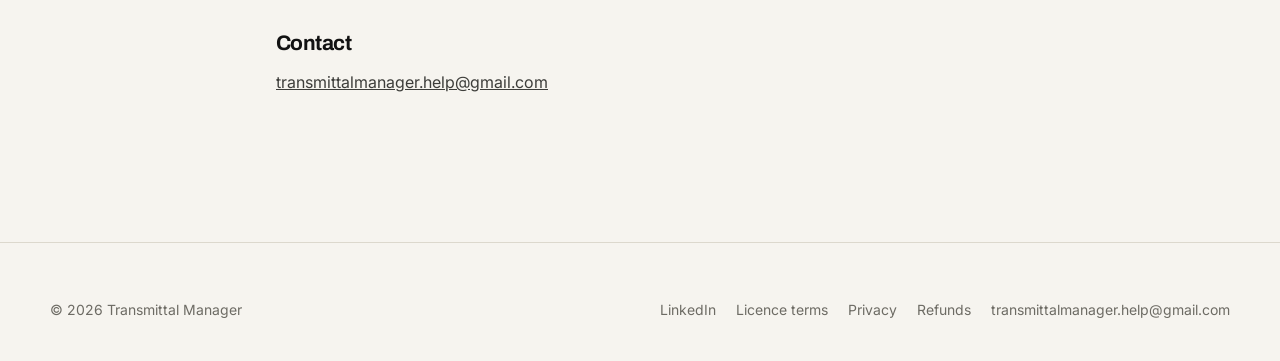
<file: terms.html>
<!doctype html>
<html lang="en">
  <head>
    <meta charset="utf-8" />
    <meta name="viewport" content="width=device-width, initial-scale=1" />
    <title>Licence terms | Transmittal Manager</title>
    <link href="https://fonts.googleapis.com/css2?family=Archivo:wght@600;700;800&family=Inter:wght@400;500;600&family=JetBrains+Mono:wght@500;600&display=swap" rel="stylesheet" />
    <link rel="stylesheet" href="assets/site.css" />
    <link rel="icon" href="assets/app-icon.png" />
    <script src="assets/config.js"></script>
  </head>
  <body>
    <header class="site-header scrolled">
      <div class="wrap header-inner">
        <a class="brand" href="index.html"><img src="assets/app-icon.png" alt="" />Transmittal Manager</a>
        <a class="btn small" href="index.html#pricing">Pricing</a>
      </div>
    </header>
    <main class="legal">
      <h1>Licence terms</h1>
      <p class="fine">Last updated: 23 September 2026</p>
      <p>These terms are a licence agreement between you and us for the Transmittal Manager software. Transmittal Manager is published by Amine Ben Taieb, Doha, Qatar ("we", "us"). By installing or using the software you agree to them.</p>
      <h2>1. Licence</h2>
      <p>When you buy a licence we grant you a non-exclusive, non-transferable, perpetual licence to install and use Transmittal Manager version 1.x for the number of users you paid for. One licence covers one named user, who may install it on up to two of their own computers. You may move a licence to a new computer by deactivating it on the old one.</p>
      <h2>2. Free trial</h2>
      <p>You may use the full software free for 14 days to evaluate it. After the trial, creating, issuing and exporting new documents requires a licence. Your existing records stay viewable.</p>
      <h2>3. What you may not do</h2>
      <p>You may not share, sell, rent or publish licence keys; remove or bypass the licence check; or reverse engineer the software except where the law allows it.</p>
      <h2>4. Your data</h2>
      <p>The software stores your records in a database file on your computer or your own server. You own your data. We do not receive or store it. You are responsible for keeping backups; the app includes a backup tool.</p>
      <h2>5. Updates and support</h2>
      <p>Your licence includes all 1.x updates at no extra cost. Future major versions (2.0 and later) may be offered as a paid upgrade. Support is by email.</p>
      <h2>6. Payments</h2>
      <p>Orders are processed by our reseller Lemon Squeezy, who is the Merchant of Record for your purchase and handles payment, taxes and invoices. Purchases through the Autodesk App Store are processed by Autodesk's payment providers.</p>
      <h2>7. Warranty and liability</h2>
      <p>The software is provided "as is". We work hard to make it reliable, but we do not guarantee it is error-free. You remain responsible for checking documents before you send them. To the extent the law allows, our total liability is limited to the amount you paid for the licence, and we are not liable for indirect or consequential losses.</p>
      <h2>8. Ending the licence</h2>
      <p>This licence ends automatically if you break these terms or receive a refund. You must then stop using the licensed features.</p>
      <h2>9. Law</h2>
      <p>These terms are governed by the laws of the State of Qatar. Nothing in them affects rights you have as a consumer under the laws of your own country.</p>
      <h2>Contact</h2>
      <p><a data-email href="#">support</a></p>
    </main>
    <footer class="site-footer">
      <div class="wrap footer-inner">
        <span>&copy; <span data-year></span> Transmittal Manager</span>
        <nav><a data-linkedin href="#" target="_blank" rel="noopener">LinkedIn</a><a href="terms.html">Licence terms</a><a href="privacy.html">Privacy</a><a href="refund.html">Refunds</a><a data-email href="#">Contact</a></nav>
      </div>
    </footer>
  </body>
</html>
</file>
<file: assets/site.css>
/* Transmittal Manager - marketing site */
:root {
  --paper: #f6f4ef;
  --paper-2: #efece4;
  --card: #ffffff;
  --ink: #121212;
  --ink-2: #3d3d3a;
  --muted: #6d6b64;
  --line: #dcd8cd;
  --line-strong: #bdb8aa;
  --blue: #1f4fd8;
  --blue-soft: #e7edfc;
  --grid: rgba(31, 79, 216, 0.07);
  --good: #1d7a47;
  --radius: 14px;
  --shadow: 0 1px 2px rgba(18, 18, 18, 0.05), 0 18px 50px -18px rgba(18, 18, 18, 0.28);
  --display: "Archivo", "Segoe UI", Arial, sans-serif;
  --body: "Inter", "Segoe UI", Arial, sans-serif;
  --mono: "JetBrains Mono", Consolas, monospace;
}

* { box-sizing: border-box; }
html { scroll-behavior: smooth; }
body {
  margin: 0;
  background: var(--paper);
  color: var(--ink);
  font-family: var(--body);
  font-size: 16px;
  line-height: 1.6;
  -webkit-font-smoothing: antialiased;
}
img { max-width: 100%; display: block; }
a { color: inherit; }
.wrap { width: min(1180px, 100% - 32px); margin: 0 auto; }

/* ---------- header ---------- */
.site-header {
  position: sticky; top: 0; z-index: 40;
  background: rgba(246, 244, 239, 0.86);
  backdrop-filter: saturate(1.4) blur(10px);
  border-bottom: 1px solid transparent;
  transition: border-color .2s;
}
.site-header.scrolled { border-bottom-color: var(--line); }
.header-inner { display: flex; align-items: center; justify-content: space-between; gap: 20px; height: 68px; }
.brand { display: flex; align-items: center; gap: 10px; text-decoration: none; font-family: var(--display); font-weight: 700; font-size: 17px; letter-spacing: -0.01em; }
.brand img { width: 34px; height: 34px; border-radius: 8px; background: #fff; padding: 3px; border: 1px solid var(--line); }
.nav { display: flex; align-items: center; gap: 26px; font-size: 14.5px; }
.nav a { text-decoration: none; color: var(--ink-2); }
.nav a:hover { color: var(--ink); }
.nav .btn { color: #fff; }
.menu-toggle { display: none; background: none; border: 1px solid var(--line-strong); border-radius: 8px; padding: 7px 10px; font: inherit; font-size: 14px; }

/* ---------- buttons ---------- */
.btn {
  display: inline-flex; align-items: center; justify-content: center; gap: 8px;
  padding: 12px 20px; border-radius: 10px; border: 1.5px solid var(--ink);
  background: var(--ink); color: #fff; font-weight: 600; font-size: 15px;
  text-decoration: none; cursor: pointer; transition: transform .15s, background .15s, box-shadow .15s;
}
.btn:hover { transform: translateY(-1px); box-shadow: 0 8px 20px -10px rgba(0,0,0,.5); }
.btn.ghost { background: transparent; color: var(--ink); }
.btn.ghost:hover { background: #fff; }
.btn.small { padding: 8px 14px; font-size: 14px; }
.btn svg { width: 18px; height: 18px; }

/* ---------- hero ---------- */
.hero { position: relative; overflow: hidden; padding: 72px 0 40px; }
.hero::before {
  content: ""; position: absolute; inset: 0; z-index: -1;
  background-image:
    linear-gradient(var(--grid) 1px, transparent 1px),
    linear-gradient(90deg, var(--grid) 1px, transparent 1px),
    linear-gradient(rgba(31,79,216,.035) 1px, transparent 1px),
    linear-gradient(90deg, rgba(31,79,216,.035) 1px, transparent 1px);
  background-size: 120px 120px, 120px 120px, 24px 24px, 24px 24px;
  mask-image: linear-gradient(to bottom, #000 55%, transparent);
}
.hero-copy { max-width: 780px; margin: 0 auto; text-align: center; }
.eyebrow {
  display: inline-flex; align-items: center; gap: 8px;
  font-family: var(--mono); font-size: 12.5px; letter-spacing: .04em; text-transform: uppercase;
  color: var(--blue); background: var(--blue-soft); border: 1px solid rgba(31,79,216,.18);
  padding: 5px 12px; border-radius: 99px;
}
.eyebrow::before { content: ""; width: 6px; height: 6px; border-radius: 50%; background: var(--blue); }
h1, h2, h3 { font-family: var(--display); letter-spacing: -0.025em; line-height: 1.08; margin: 0; }
.hero h1 { font-size: clamp(40px, 6.4vw, 76px); font-weight: 800; margin: 22px 0 18px; }
.hero h1 em { font-style: normal; color: var(--blue); }
.lead { font-size: clamp(17px, 2vw, 20px); color: var(--ink-2); max-width: 640px; margin: 0 auto; }
.hero-actions { display: flex; gap: 12px; justify-content: center; flex-wrap: wrap; margin: 30px 0 12px; }
.fine { font-size: 13.5px; color: var(--muted); margin: 0; }

.hero-visual { position: relative; margin: 56px auto 0; max-width: 1080px; }
.frame {
  background: var(--card); border-radius: var(--radius); border: 1px solid var(--line);
  box-shadow: var(--shadow); overflow: hidden;
}
.frame-bar { display: flex; align-items: center; gap: 6px; height: 34px; padding: 0 14px; border-bottom: 1px solid var(--line); background: #fbfaf7; }
.frame-bar i { width: 10px; height: 10px; border-radius: 50%; background: #d9d5ca; }
.frame-bar span { margin-left: 10px; font-size: 12px; color: var(--muted); font-family: var(--mono); }
.frame img, .paper img, .float-doc img { width: 100%; height: auto; }
.frame img { cursor: zoom-in; }
.float-doc {
  position: absolute; width: 27%; right: -3%; bottom: -8%;
  transform: rotate(3deg); border-radius: 6px; overflow: hidden;
  box-shadow: 0 30px 60px -20px rgba(0,0,0,.45); border: 1px solid var(--line);
  background: #fff;
}
.float-doc img { cursor: zoom-in; }
.float-tag {
  position: absolute; left: -2%; bottom: 14%;
  background: var(--ink); color: #fff; border-radius: 12px; padding: 12px 16px;
  font-size: 13.5px; box-shadow: var(--shadow); display: flex; gap: 10px; align-items: center;
}
.float-tag strong { font-family: var(--mono); font-size: 13px; display: block; }
.float-tag svg { width: 22px; height: 22px; color: #7ee2a8; flex: none; }

/* ---------- stat strip ---------- */
.stats { display: grid; grid-template-columns: repeat(4, 1fr); border-top: 1px solid var(--line); border-bottom: 1px solid var(--line); margin-top: 90px; }
.stats div { padding: 26px 22px; border-right: 1px solid var(--line); }
.stats div:last-child { border-right: 0; }
.stats strong { display: block; font-family: var(--display); font-size: clamp(20px, 2.2vw, 28px); white-space: nowrap; letter-spacing: -0.02em; }
.stats span { color: var(--muted); font-size: 14px; }

/* ---------- sections ---------- */
section { scroll-margin-top: 80px; }
.section { padding: 110px 0; }
.section.alt { background: var(--paper-2); border-top: 1px solid var(--line); border-bottom: 1px solid var(--line); }
.sheet-tag { font-family: var(--mono); font-size: 12.5px; color: var(--muted); letter-spacing: .06em; text-transform: uppercase; display: flex; align-items: center; gap: 10px; margin-bottom: 14px; }
.sheet-tag b { color: var(--blue); font-weight: 600; }
.sheet-tag::after { content: ""; height: 1px; width: 48px; background: var(--line-strong); }
.section-head { max-width: 720px; margin-bottom: 56px; }
.section-head.center { margin-left: auto; margin-right: auto; text-align: center; }
.section-head.center .sheet-tag { justify-content: center; }
.section-head.center .sheet-tag::after { display: none; }
.section-head h2 { font-size: clamp(32px, 4.2vw, 50px); font-weight: 800; }
.section-head p { color: var(--ink-2); font-size: 18px; margin: 16px 0 0; }

/* feature rows */
.feature { display: grid; grid-template-columns: 5fr 7fr; gap: 64px; align-items: center; }
.feature + .feature { margin-top: 120px; }
.feature.flip { grid-template-columns: 7fr 5fr; }
.feature.flip .feature-copy { order: 2; }
.icon-badge { width: 46px; height: 46px; border-radius: 12px; display: grid; place-items: center; background: var(--ink); color: #fff; margin-bottom: 20px; }
.icon-badge svg { width: 22px; height: 22px; }
.feature h3 { font-size: clamp(26px, 3vw, 34px); font-weight: 750; }
.feature p { color: var(--ink-2); margin: 14px 0 20px; font-size: 17px; }
.checks { list-style: none; padding: 0; margin: 0; display: grid; gap: 11px; }
.checks li { display: flex; gap: 11px; align-items: flex-start; font-size: 15.5px; }
.checks svg { width: 20px; height: 20px; color: var(--blue); flex: none; margin-top: 2px; }

/* documents */
.docs { display: grid; grid-template-columns: repeat(3, 1fr); gap: 34px; align-items: start; }
.doc { margin: 0; }
.doc .paper {
  background: #fff; border: 1px solid var(--line); border-radius: 4px; overflow: hidden;
  box-shadow: 0 2px 0 #e7e3d9, 0 4px 0 #f3f0e9, 0 24px 40px -24px rgba(0,0,0,.35);
  transition: transform .2s;
}
.doc:nth-child(1) .paper { transform: rotate(-1.5deg); }
.doc:nth-child(3) .paper { transform: rotate(1.5deg); }
.doc .paper:hover { transform: rotate(0) translateY(-6px); }
.doc img { cursor: zoom-in; }
.doc figcaption { margin-top: 24px; }
.doc figcaption strong { display: block; font-family: var(--display); font-size: 19px; }
.doc figcaption span { color: var(--muted); font-size: 14.5px; }
.formats { display: flex; gap: 6px; margin-top: 8px; }
.formats b { font-family: var(--mono); font-size: 11px; font-weight: 600; padding: 2px 7px; border-radius: 5px; border: 1px solid var(--line-strong); color: var(--ink-2); background: #fff; }

/* workflow */
.steps { display: grid; grid-template-columns: repeat(4, 1fr); gap: 0; counter-reset: s; position: relative; }
.steps::before { content: ""; position: absolute; top: 27px; left: 12%; right: 12%; height: 0; border-top: 1.5px dashed var(--line-strong); }
.step { text-align: center; padding: 0 18px; position: relative; }
.step .num { width: 56px; height: 56px; margin: 0 auto 20px; border-radius: 50%; background: var(--paper); border: 1.5px solid var(--ink); display: grid; place-items: center; }
.section.alt .step .num { background: var(--paper-2); }
.step .num svg { width: 22px; height: 22px; }
.step h3 { font-size: 19px; margin-bottom: 8px; }
.step p { color: var(--muted); font-size: 15px; margin: 0; }
.step small { font-family: var(--mono); color: var(--blue); font-size: 12px; display: block; margin-bottom: 6px; }

/* benefits grid */
.grid3 { display: grid; grid-template-columns: repeat(3, 1fr); gap: 18px; }
.tile { background: var(--card); border: 1px solid var(--line); border-radius: var(--radius); padding: 26px; }
.tile svg { width: 24px; height: 24px; color: var(--blue); }
.tile h3 { font-size: 18px; margin: 16px 0 6px; letter-spacing: -0.01em; }
.tile p { margin: 0; color: var(--muted); font-size: 15px; }

.chips { display: flex; flex-wrap: wrap; gap: 10px; justify-content: center; margin-top: 40px; }
.chips span { background: #fff; border: 1px solid var(--line); border-radius: 99px; padding: 8px 16px; font-size: 14px; font-weight: 500; color: var(--ink-2); }

/* pricing */
.pricing { display: grid; grid-template-columns: repeat(3, 1fr); gap: 20px; align-items: stretch; }
.plan { position: relative; display: flex; flex-direction: column; padding: 30px; border: 1px solid var(--line); border-radius: 18px; background: var(--card); }
.plan.featured { background: var(--ink); color: #fff; border-color: var(--ink); box-shadow: 0 30px 60px -30px rgba(0,0,0,.6); }
.plan.featured .per, .plan.featured li { color: #d9d7d0; }
.plan.featured .btn { background: #fff; color: var(--ink); border-color: #fff; }
.plan .tag { position: absolute; top: 18px; right: 18px; margin: 0; padding: 3px 10px; border-radius: 99px; background: var(--blue); color: #fff; font-size: 12px; font-weight: 600; }
.plan h3 { font-size: 19px; }
.plan .price { font-family: var(--display); font-size: 52px; font-weight: 800; letter-spacing: -0.03em; margin: 16px 0 0; line-height: 1; }
.plan .per { color: var(--muted); font-size: 14px; margin: 8px 0 22px; }
.plan ul { list-style: none; margin: 0 0 28px; padding: 22px 0 0; border-top: 1px solid var(--line); display: grid; gap: 10px; flex: 1; font-size: 15px; }
.plan.featured ul { border-top-color: #333; }
.plan li { display: flex; gap: 10px; color: var(--ink-2); }
.plan li svg { width: 18px; height: 18px; flex: none; margin-top: 3px; color: var(--blue); }
.plan.featured li svg { color: #8fb0ff; }
.guarantee { display: flex; gap: 12px; align-items: center; justify-content: center; margin-top: 30px; color: var(--ink-2); font-size: 15px; text-align: center; }
.guarantee svg { width: 22px; height: 22px; color: var(--good); flex: none; }

/* faq */
.faq { max-width: 820px; margin: 0 auto; border-top: 1px solid var(--line); }
.faq details { border-bottom: 1px solid var(--line); padding: 20px 4px; }
.faq summary { cursor: pointer; font-weight: 600; font-size: 17px; list-style: none; display: flex; justify-content: space-between; gap: 20px; }
.faq summary::-webkit-details-marker { display: none; }
.faq summary::after { content: "+"; font-family: var(--mono); color: var(--muted); font-size: 20px; line-height: 1; transition: transform .2s; }
.faq details[open] summary::after { transform: rotate(45deg); }
.faq p { margin: 12px 0 0; color: var(--ink-2); }

/* final cta */
.cta { background: var(--ink); color: #fff; border-radius: 24px; padding: 72px 40px; text-align: center; position: relative; overflow: hidden; }
.cta::before { content: ""; position: absolute; inset: 0; background-image: linear-gradient(rgba(255,255,255,.05) 1px, transparent 1px), linear-gradient(90deg, rgba(255,255,255,.05) 1px, transparent 1px); background-size: 32px 32px; }
.cta > * { position: relative; }
.cta h2 { font-size: clamp(32px, 4.4vw, 52px); font-weight: 800; }
.cta p { color: #c9c7bf; font-size: 18px; margin: 16px auto 30px; max-width: 560px; }
.cta .btn { background: #fff; color: var(--ink); border-color: #fff; }
.cta .btn.ghost { background: transparent; color: #fff; border-color: #6b6b6b; }

/* footer */
.site-footer { padding: 56px 0 40px; margin-top: 110px; border-top: 1px solid var(--line); font-size: 14px; color: var(--muted); }
.footer-inner { display: flex; justify-content: space-between; gap: 24px; flex-wrap: wrap; align-items: center; }
.footer-inner nav { display: flex; gap: 20px; flex-wrap: wrap; }
.footer-inner a { text-decoration: none; }
.footer-inner a:hover { color: var(--ink); }

/* legal pages */
.legal { max-width: 760px; margin: 0 auto; padding: 64px 16px 20px; }
.legal h1 { font-size: clamp(34px, 5vw, 48px); font-weight: 800; }
.legal h2 { font-size: 21px; margin-top: 36px; }
.legal p { color: var(--ink-2); }
.legal .fine { margin-top: 10px; }

/* lightbox */
.lightbox { position: fixed; inset: 0; z-index: 100; background: rgba(12,12,12,.86); display: none; place-items: center; padding: 24px; cursor: zoom-out; }
.lightbox.open { display: grid; }
.lightbox img { max-height: 92vh; width: auto; max-width: 96vw; border-radius: 8px; box-shadow: 0 30px 80px rgba(0,0,0,.5); background: #fff; }

/* reveal */
.reveal { opacity: 0; transform: translateY(18px); transition: opacity .6s ease, transform .6s ease; }
.reveal.in { opacity: 1; transform: none; }
@media (prefers-reduced-motion: reduce) { .reveal { opacity: 1; transform: none; transition: none; } html { scroll-behavior: auto; } }

/* ---------- responsive ---------- */
@media (max-width: 960px) {
  .nav { display: none; position: absolute; top: 68px; left: 0; right: 0; flex-direction: column; align-items: stretch; gap: 0; background: var(--paper); border-bottom: 1px solid var(--line); padding: 8px 16px 16px; }
  .nav.open { display: flex; }
  .nav a { padding: 12px 4px; border-bottom: 1px solid var(--line); }
  .nav .btn { margin-top: 12px; border-bottom: 0; }
  .menu-toggle { display: block; }
  .feature, .feature.flip { grid-template-columns: 1fr; gap: 32px; }
  .feature.flip .feature-copy { order: 0; }
  .feature + .feature { margin-top: 80px; }
  .docs, .grid3, .pricing { grid-template-columns: 1fr; }
  .docs { max-width: 420px; margin: 0 auto; }
  .steps { grid-template-columns: 1fr 1fr; row-gap: 40px; }
  .steps::before { display: none; }
  .stats { grid-template-columns: 1fr 1fr; }
  .stats div:nth-child(2) { border-right: 0; }
  .stats div:nth-child(-n+2) { border-bottom: 1px solid var(--line); }
  .float-tag { display: none; }
  .section { padding: 80px 0; }
}
@media (max-width: 560px) {
  .hero { padding-top: 40px; }
  .eyebrow { font-size: 11px; letter-spacing: .02em; }
  .stats strong { white-space: normal; }
  .float-doc { width: 36%; right: -2%; bottom: -12%; }
  .steps { grid-template-columns: 1fr; }
  .stats div { padding: 18px 14px; }
  .stats strong { font-size: 24px; }
  .cta { padding: 52px 22px; border-radius: 18px; }
  .plan { padding: 24px; }
}
</file>
<file: assets/styles.css>
:root {
  --ink: #0d0d0d;
  --muted: #5f6368;
  --line: #d7dbe0;
  --soft: #f6f7f8;
  --panel: #ffffff;
  --accent: #111111;
  --success: #dff3e8;
}

* {
  box-sizing: border-box;
}

body {
  margin: 0;
  background: #ffffff;
  color: var(--ink);
  font-family: Arial, Helvetica, sans-serif;
  font-size: 15px;
  line-height: 1.55;
}

a {
  color: inherit;
}

.site-header {
  position: sticky;
  top: 0;
  z-index: 20;
  display: flex;
  align-items: center;
  justify-content: space-between;
  gap: 24px;
  padding: 18px 6vw;
  border-bottom: 1px solid var(--line);
  background: rgba(255, 255, 255, 0.94);
  backdrop-filter: blur(8px);
}

.brand {
  display: flex;
  align-items: center;
  gap: 12px;
  text-decoration: none;
  font-weight: 700;
}

.brand img {
  width: 36px;
  height: 36px;
  object-fit: contain;
}

.brand span {
  color: var(--muted);
  display: block;
  font-size: 12px;
  font-weight: 400;
}

.nav {
  display: flex;
  align-items: center;
  gap: 18px;
  font-size: 13px;
}

.nav a {
  color: var(--muted);
  text-decoration: none;
}

.nav a:hover {
  color: var(--ink);
}

.nav a.button {
  color: #ffffff;
}

.nav a.button:hover {
  color: #ffffff;
}

.button {
  display: inline-flex;
  align-items: center;
  justify-content: center;
  min-height: 40px;
  padding: 0 16px;
  border: 1px solid var(--ink);
  border-radius: 5px;
  background: var(--ink);
  color: #ffffff;
  font-weight: 700;
  text-decoration: none;
}

.button.secondary {
  background: #ffffff;
  color: var(--ink);
}

.hero {
  display: grid;
  grid-template-columns: 1fr;
  gap: 36px;
  align-items: start;
  padding: 48px 6vw 54px;
  border-bottom: 1px solid var(--line);
}

.hero-copy {
  max-width: 980px;
}

.eyebrow {
  margin: 0 0 12px;
  color: var(--muted);
  font-size: 13px;
  letter-spacing: 0.08em;
  text-transform: uppercase;
}

h1,
h2,
h3 {
  margin: 0;
  letter-spacing: 0;
  line-height: 1.12;
}

h1 {
  max-width: 760px;
  font-size: clamp(44px, 5vw, 76px);
}

h2 {
  font-size: clamp(28px, 3vw, 44px);
}

h3 {
  font-size: 18px;
}

.lead {
  max-width: 780px;
  margin: 22px 0 0;
  color: #3b3f44;
  font-size: 19px;
}

.hero-actions {
  display: flex;
  flex-wrap: wrap;
  gap: 12px;
  margin-top: 30px;
}

.trust-strip {
  display: grid;
  grid-template-columns: repeat(4, minmax(0, 1fr));
  border-top: 1px solid var(--line);
  border-bottom: 1px solid var(--line);
}

.trust-strip div {
  padding: 18px 6vw;
  border-right: 1px solid var(--line);
}

.trust-strip strong {
  display: block;
  font-size: 20px;
}

.trust-strip span {
  color: var(--muted);
  font-size: 13px;
}

.product-frame {
  width: min(1180px, 100%);
  border: 1px solid #222;
  border-radius: 8px;
  overflow: hidden;
  background: #fff;
  box-shadow: 0 20px 70px rgba(0, 0, 0, 0.1);
}

.window-bar {
  display: flex;
  align-items: center;
  gap: 7px;
  height: 34px;
  padding: 0 12px;
  background: #111;
}

.window-bar i {
  width: 8px;
  height: 8px;
  border-radius: 999px;
  background: #fff;
  opacity: 0.55;
}

.app-shot {
  display: grid;
  grid-template-columns: 150px 1fr;
  min-height: 430px;
}

.mock-sidebar {
  padding: 22px 14px;
  border-right: 1px solid var(--line);
  background: #f7f8fa;
}

.mock-sidebar img {
  width: 42px;
  height: 42px;
  object-fit: contain;
  margin-bottom: 22px;
}

.mock-sidebar span {
  display: block;
  margin: 12px 0;
  padding: 8px 10px;
  border-radius: 5px;
  color: #333;
  font-size: 12px;
}

.mock-sidebar span.active {
  background: #fff;
  border-left: 3px solid #111;
  font-weight: 700;
}

.mock-content {
  padding: 26px;
}

.mock-heading {
  display: flex;
  justify-content: space-between;
  gap: 16px;
  padding-bottom: 16px;
  border-bottom: 1px solid #111;
}

.mock-heading strong {
  font-size: 24px;
}

.mock-grid {
  display: grid;
  grid-template-columns: 1fr 1.6fr;
  gap: 18px;
  margin-top: 22px;
}

.mock-panel {
  min-height: 280px;
  border: 1px solid var(--line);
  border-radius: 7px;
  padding: 16px;
}

.mock-row {
  display: grid;
  grid-template-columns: 1fr 80px 70px;
  gap: 8px;
  padding: 10px 0;
  border-bottom: 1px solid #e8eaed;
  font-size: 12px;
}

.mock-row.header {
  margin: -16px -16px 8px;
  padding: 11px 16px;
  background: #111;
  color: #fff;
  font-weight: 700;
}

.section {
  padding: 72px 6vw;
  border-bottom: 1px solid var(--line);
}

.section-head {
  display: flex;
  align-items: end;
  justify-content: space-between;
  gap: 28px;
  margin-bottom: 34px;
}

.section-head p {
  max-width: 560px;
  margin: 0;
  color: var(--muted);
}

.cards {
  display: grid;
  grid-template-columns: repeat(3, minmax(0, 1fr));
  gap: 16px;
}

.card {
  min-height: 190px;
  padding: 22px;
  border: 1px solid var(--line);
  border-radius: 7px;
  background: var(--panel);
}

.card p {
  color: var(--muted);
}

.workflow {
  display: grid;
  grid-template-columns: repeat(4, minmax(0, 1fr));
  gap: 0;
  border: 1px solid var(--line);
  border-radius: 7px;
  overflow: hidden;
}

.workflow div {
  padding: 24px;
  border-right: 1px solid var(--line);
}

.workflow div:last-child {
  border-right: 0;
}

.workflow span {
  display: inline-flex;
  align-items: center;
  justify-content: center;
  width: 30px;
  height: 30px;
  margin-bottom: 18px;
  border: 1px solid #111;
  border-radius: 999px;
  font-weight: 700;
}

.two-column {
  display: grid;
  grid-template-columns: minmax(0, 1fr) minmax(360px, 0.8fr);
  gap: 34px;
  align-items: start;
}

.feature-list {
  display: grid;
  gap: 14px;
  margin: 0;
  padding: 0;
  list-style: none;
}

.feature-list li {
  padding: 14px 0;
  border-bottom: 1px solid var(--line);
}

.callout {
  padding: 24px;
  border: 1px solid #111;
  border-radius: 7px;
  background: var(--soft);
}

.doc-page {
  max-width: 980px;
  margin: 0 auto;
  padding: 54px 6vw 80px;
}

.doc-page h1 {
  font-size: 40px;
}

.doc-section {
  margin-top: 34px;
  padding-top: 28px;
  border-top: 1px solid var(--line);
}

.doc-section p,
.doc-section li {
  color: #34383d;
}

.doc-table {
  width: 100%;
  border-collapse: collapse;
  margin-top: 18px;
}

.doc-table th {
  background: #111;
  color: #fff;
  text-align: left;
}

.doc-table th,
.doc-table td {
  padding: 11px;
  border: 1px solid var(--line);
  vertical-align: top;
}

.site-footer {
  display: flex;
  align-items: center;
  justify-content: space-between;
  gap: 24px;
  padding: 28px 6vw;
  color: var(--muted);
  font-size: 13px;
}

@media (max-width: 900px) {
  .site-header,
  .nav,
  .hero,
  .section-head,
  .two-column,
  .site-footer {
    display: block;
  }

  .nav {
    margin-top: 16px;
  }

  .nav a {
    display: inline-block;
    margin: 0 12px 10px 0;
  }

  .hero {
    min-height: auto;
  }

  .product-frame {
    margin-top: 36px;
  }

  .app-shot,
  .mock-grid,
  .cards,
  .workflow,
  .trust-strip {
    grid-template-columns: 1fr;
  }

  .workflow div,
  .trust-strip div {
    border-right: 0;
    border-bottom: 1px solid var(--line);
  }
}

@media print {
  .site-header,
  .site-footer,
  .button {
    display: none;
  }

  body {
    font-size: 12px;
  }

  .doc-page {
    max-width: none;
    padding: 0;
  }
}

/* ---- pricing / faq ---- */
.fine { color: var(--muted); font-size: 13px; margin-top: 10px; }
.fine.center { text-align: center; }
.pricing { display: grid; grid-template-columns: repeat(3, minmax(0, 1fr)); gap: 18px; align-items: stretch; }
.plan { position: relative; display: flex; flex-direction: column; gap: 6px; padding: 26px; border: 1px solid var(--line); border-radius: 10px; background: var(--panel); }
.plan.featured { border: 2px solid var(--accent); box-shadow: 0 12px 30px rgba(0,0,0,.08); }
.plan h3 { margin: 0; }
.plan .price { margin: 4px 0 8px; font-size: 38px; font-weight: 700; }
.plan .price span { font-size: 14px; font-weight: 400; color: var(--muted); }
.plan ul { margin: 0 0 18px; padding-left: 18px; flex: 1; }
.plan .button { text-align: center; }
.plan .tag { position: absolute; top: -12px; left: 22px; margin: 0; padding: 2px 10px; border-radius: 99px; background: var(--accent); color: #fff; font-size: 12px; font-weight: 700; }
.faq { display: grid; gap: 10px; max-width: 820px; }
.faq details { border: 1px solid var(--line); border-radius: 8px; padding: 14px 18px; background: var(--panel); }
.faq summary { cursor: pointer; font-weight: 700; }
.faq p { margin: 10px 0 0; color: var(--muted); }
.legal { max-width: 780px; margin: 0 auto; padding: 48px 6vw 80px; }
.legal h1 { margin-top: 0; }
.legal h2 { margin-top: 32px; font-size: 19px; }
@media (max-width: 860px) {
  .pricing { grid-template-columns: 1fr; }
}
</file>
